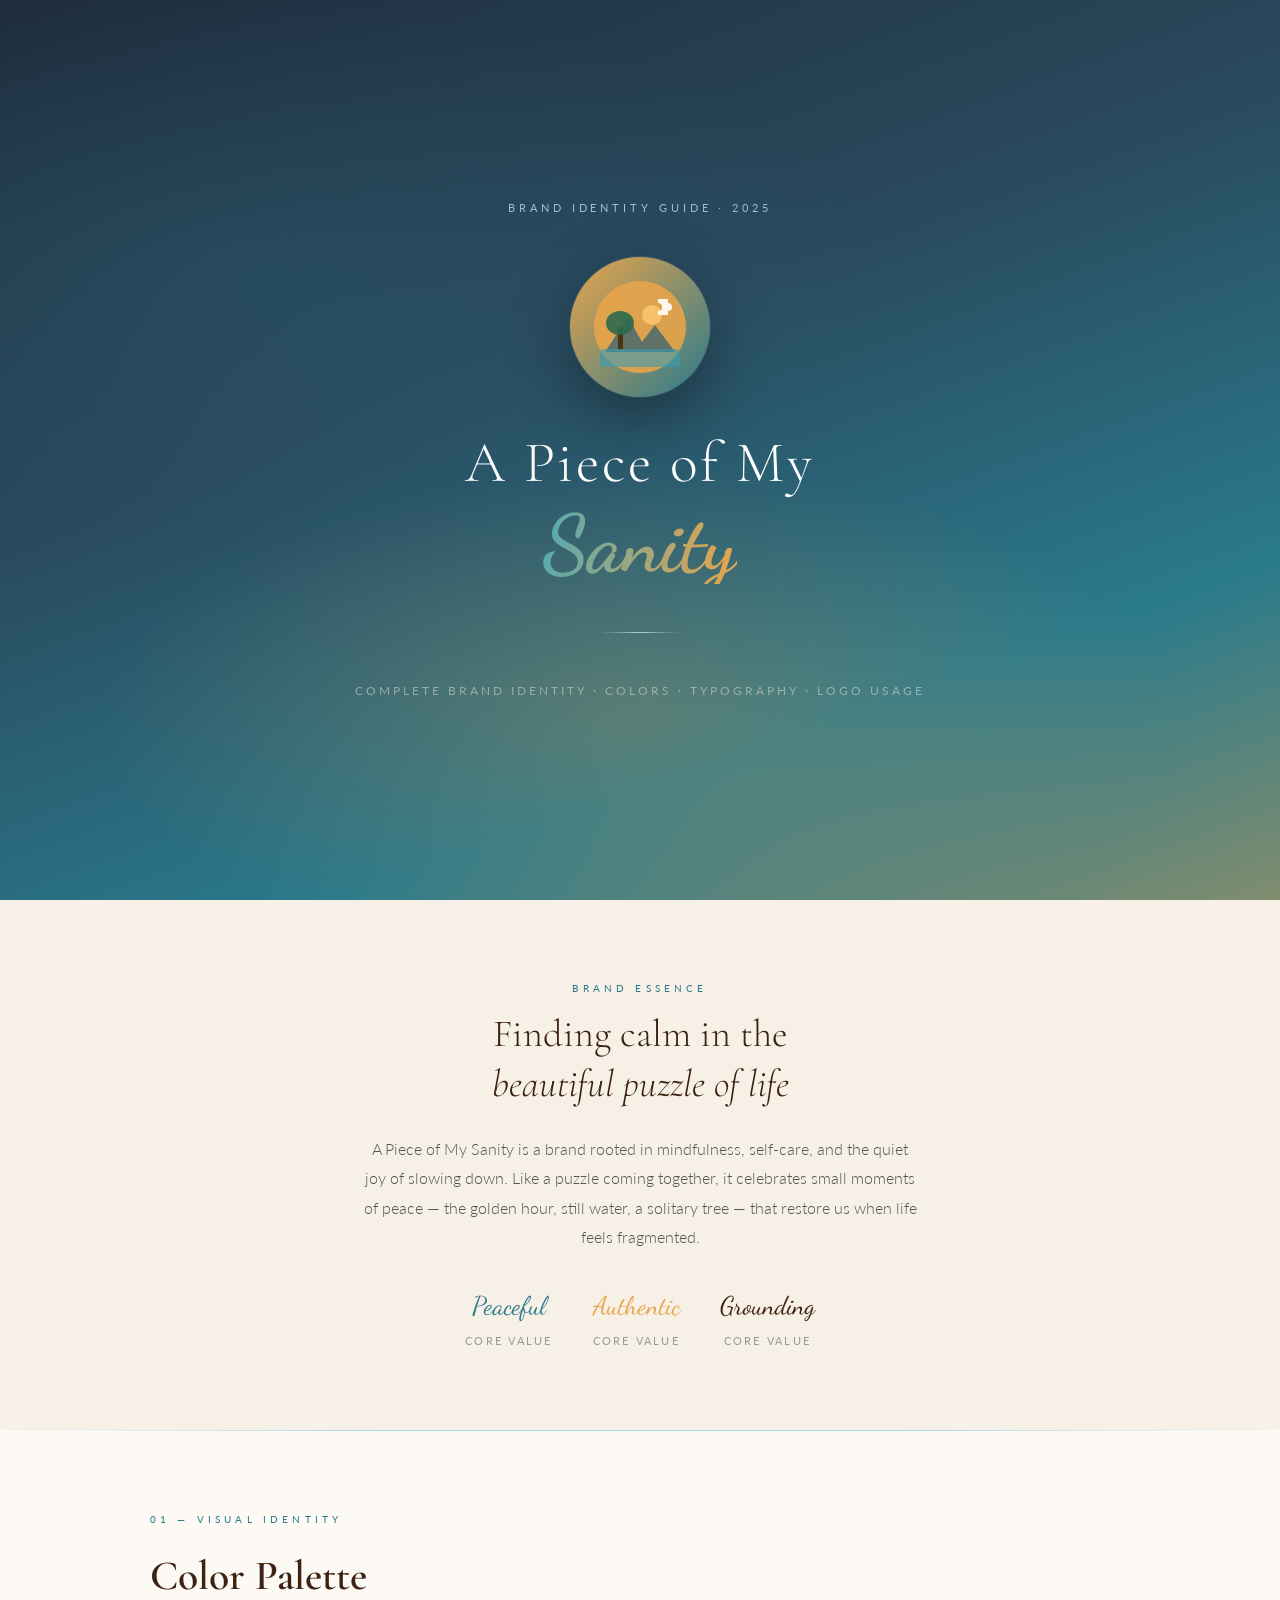
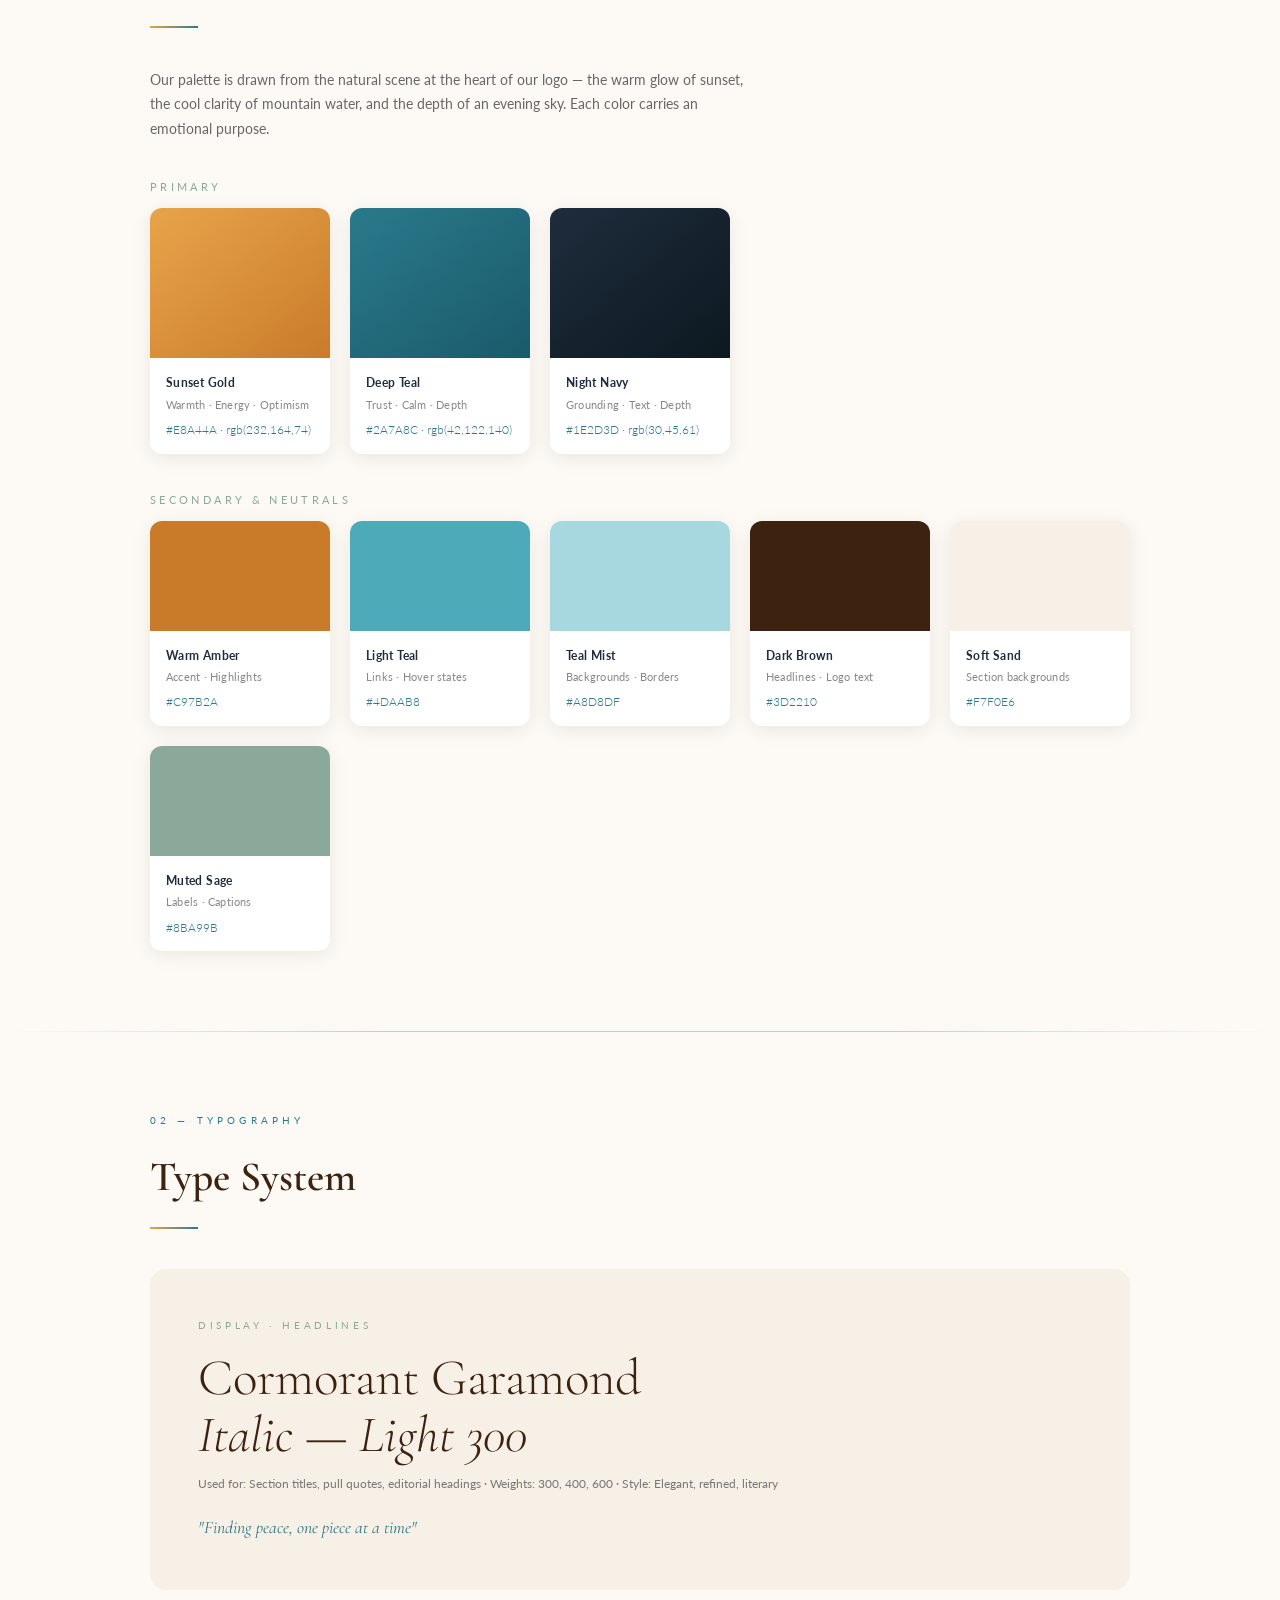
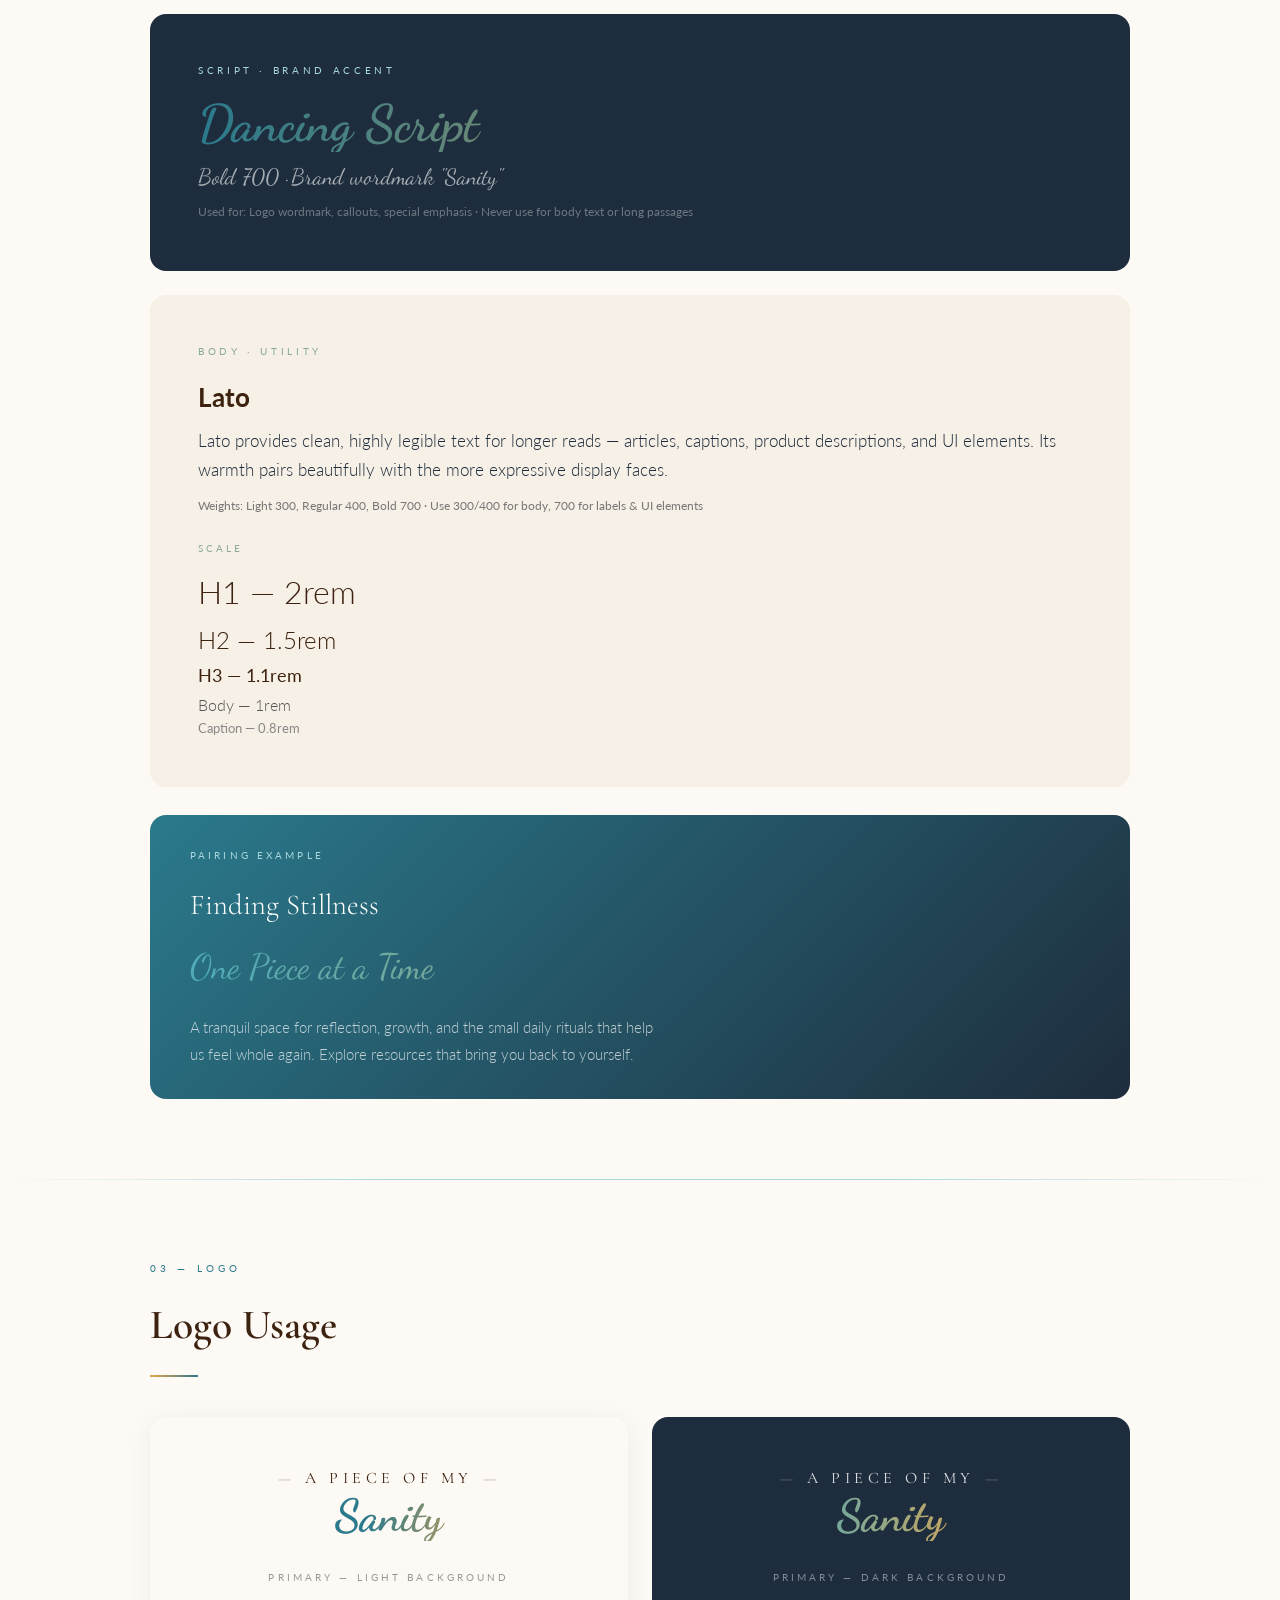
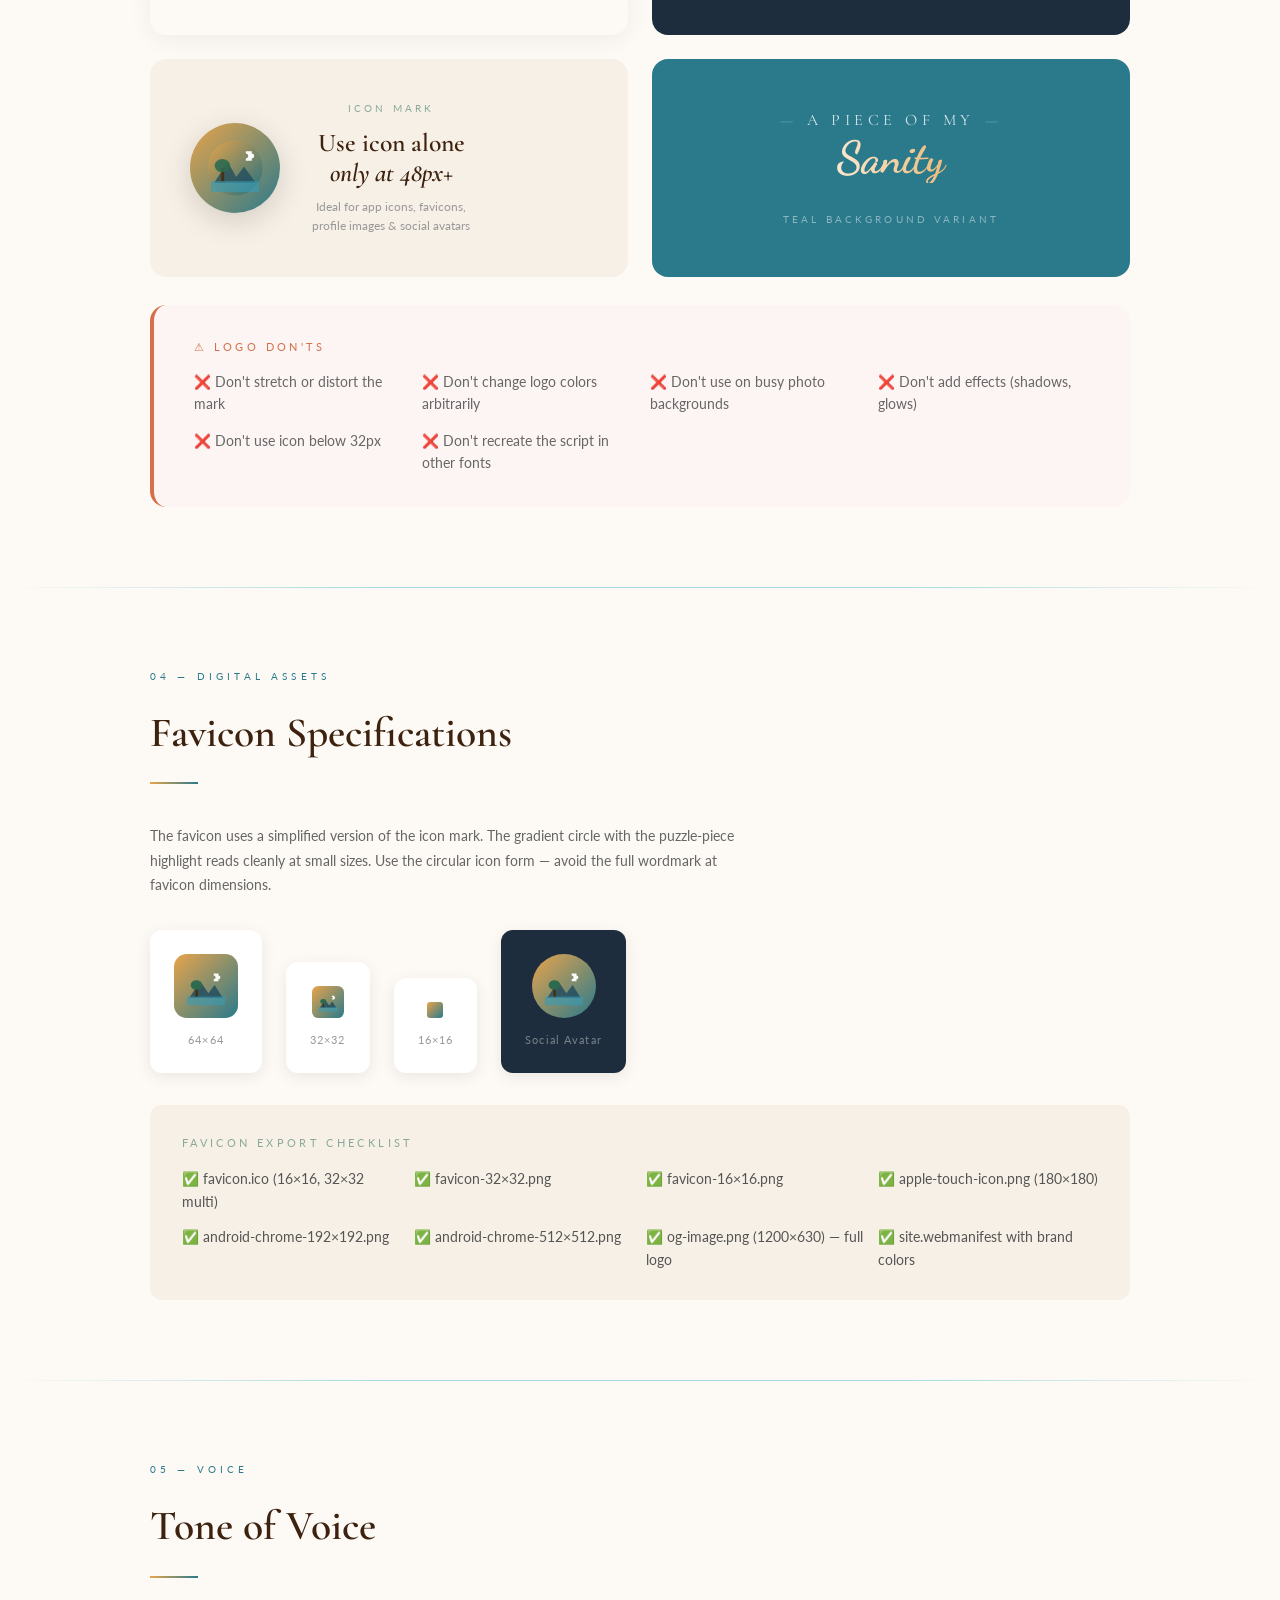
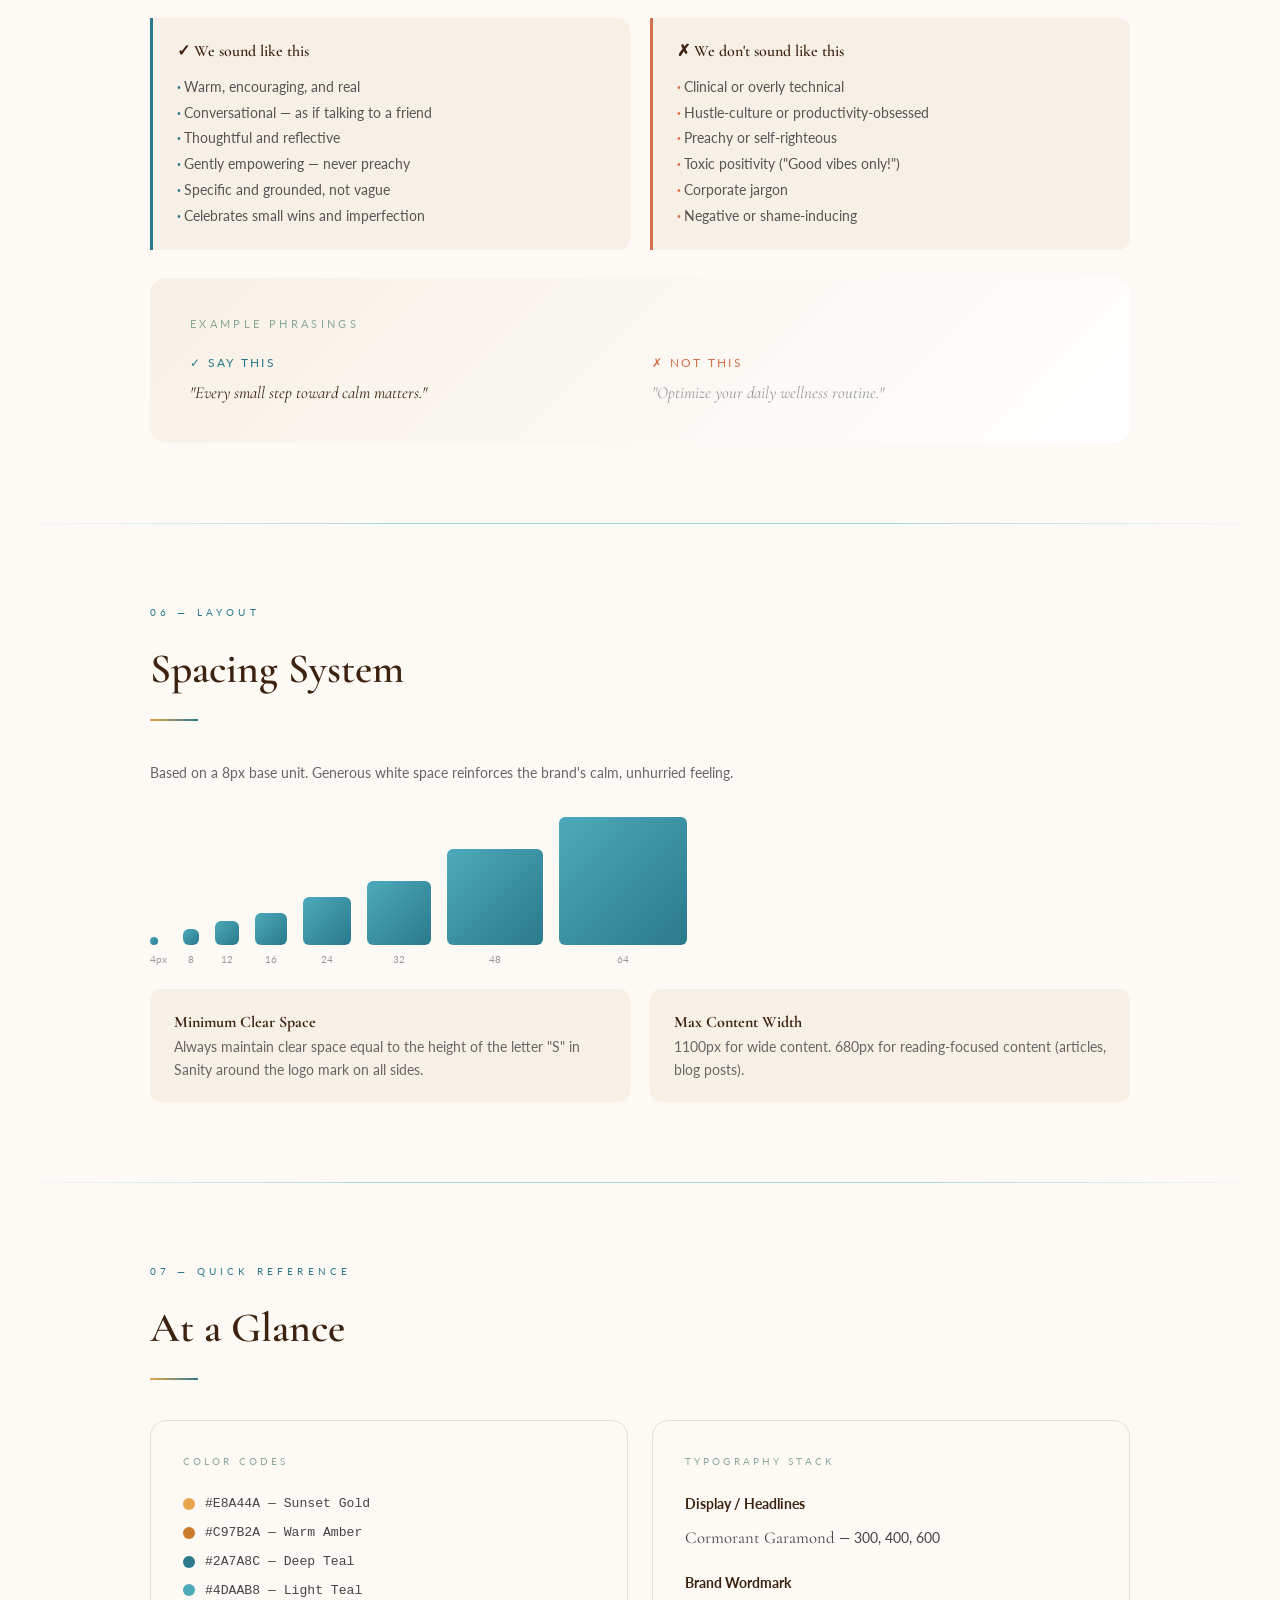
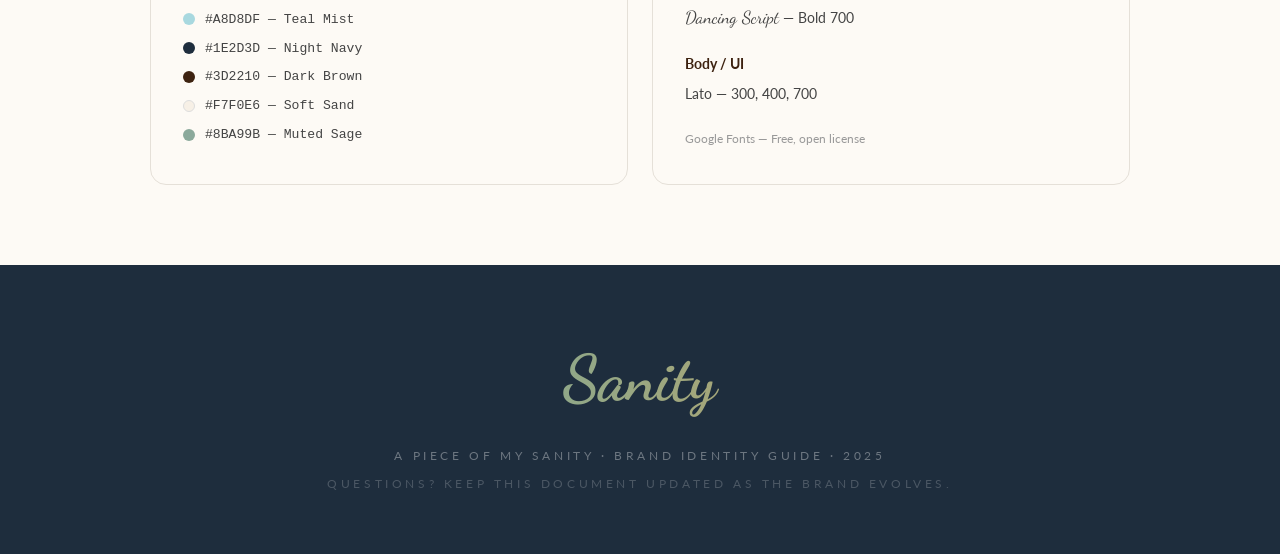
<file: branding-guideline/index.html>
<!DOCTYPE html>
<html lang="en">
<head>
<meta charset="UTF-8">
<meta name="viewport" content="width=device-width, initial-scale=1.0">
<title>A Piece of My Sanity — Brand Guide</title>
<link href="https://fonts.googleapis.com/css2?family=Cormorant+Garamond:ital,wght@0,300;0,400;0,600;1,300;1,400&family=Playfair+Display:ital,wght@0,400;0,700;1,400&family=Lato:wght@300;400;700&family=Dancing+Script:wght@600;700&display=swap" rel="stylesheet">
<link rel="stylesheet" href="./assets/styles.css">
</head>
<body>

<!-- ═══════════════ COVER ═══════════════ -->
<div class="cover">
  <div class="cover-badge">Brand Identity Guide · 2025</div>

  <div class="cover-logo-circle">
    <!-- Simplified icon representation -->
    <svg viewBox="0 0 100 100" fill="none" xmlns="http://www.w3.org/2000/svg">
      <circle cx="50" cy="50" r="46" fill="url(#grad1)" opacity="0.9"/>
      <!-- Sun -->
      <circle cx="62" cy="38" r="10" fill="#F7C56A" opacity="0.9"/>
      <!-- Mountain -->
      <polygon points="15,75 38,40 52,65 65,48 85,75" fill="#2A5E72" opacity="0.7"/>
      <!-- Water reflection -->
      <rect x="10" y="72" width="80" height="18" rx="4" fill="#3A9BB5" opacity="0.6"/>
      <!-- Tree trunk -->
      <rect x="28" y="50" width="5" height="22" fill="#4A2E0A" opacity="0.9"/>
      <!-- Tree top -->
      <ellipse cx="30" cy="46" rx="14" ry="12" fill="#2D6A4F" opacity="0.9"/>
      <!-- Puzzle piece -->
      <path d="M68 22 h10 v4 a4 4 0 0 1 0 8 v4 h-10 v-4 a4 4 0 0 0 0-8 z" fill="white" opacity="0.9"/>
      <defs>
        <linearGradient id="grad1" x1="0" y1="0" x2="100" y2="100">
          <stop offset="0%" stop-color="#E8A44A"/>
          <stop offset="100%" stop-color="#1E6F80"/>
        </linearGradient>
      </defs>
    </svg>
  </div>

  <h1>A Piece of My</h1>
  <div class="cover-script">Sanity</div>
  <div class="cover-divider"></div>
  <div class="cover-meta">Complete Brand Identity · Colors · Typography · Logo Usage</div>
</div>

<!-- ═══════════════ BRAND STORY ═══════════════ -->
<div style="padding: 80px 60px; background: var(--soft-sand);">
  <div style="max-width: 700px; margin: 0 auto; text-align: center;">
    <div class="section-label" style="text-align:center;">Brand Essence</div>
    <h2 style="font-family:'Cormorant Garamond',serif; font-size:2.4rem; font-weight:300; color:var(--dark-brown); margin-bottom:24px; line-height:1.3;">
      Finding calm in the<br><em>beautiful puzzle of life</em>
    </h2>
    <p style="font-size:1rem; color:#555; line-height:1.85; font-weight:300; max-width:560px; margin:0 auto 32px;">
      A Piece of My Sanity is a brand rooted in mindfulness, self-care, and the quiet joy of slowing down. Like a puzzle coming together, it celebrates small moments of peace — the golden hour, still water, a solitary tree — that restore us when life feels fragmented.
    </p>
    <div style="display:flex; justify-content:center; gap:40px; flex-wrap:wrap;">
      <div style="text-align:center;">
        <div style="font-family:'Dancing Script',cursive; font-size:1.6rem; color:var(--deep-teal);">Peaceful</div>
        <div style="font-size:0.7rem; letter-spacing:0.2em; text-transform:uppercase; color:#999; margin-top:4px;">Core Value</div>
      </div>
      <div style="text-align:center;">
        <div style="font-family:'Dancing Script',cursive; font-size:1.6rem; color:var(--sunset-gold);">Authentic</div>
        <div style="font-size:0.7rem; letter-spacing:0.2em; text-transform:uppercase; color:#999; margin-top:4px;">Core Value</div>
      </div>
      <div style="text-align:center;">
        <div style="font-family:'Dancing Script',cursive; font-size:1.6rem; color:var(--dark-brown);">Grounding</div>
        <div style="font-size:0.7rem; letter-spacing:0.2em; text-transform:uppercase; color:#999; margin-top:4px;">Core Value</div>
      </div>
    </div>
  </div>
</div>

<div class="divider-full"></div>

<!-- ═══════════════ COLOR PALETTE ═══════════════ -->
<div class="section">
  <div class="section-label">01 — Visual Identity</div>
  <div class="section-title">Color Palette</div>

  <p style="font-size:0.9rem; color:#666; margin-bottom:36px; max-width:600px; line-height:1.7;">
    Our palette is drawn from the natural scene at the heart of our logo — the warm glow of sunset, the cool clarity of mountain water, and the depth of an evening sky. Each color carries an emotional purpose.
  </p>

  <!-- Primary Colors -->
  <div style="margin-bottom:12px; font-size:0.7rem; letter-spacing:0.3em; text-transform:uppercase; color:var(--muted-sage);">Primary</div>
  <div class="color-grid" style="margin-bottom:36px;">

    <div class="color-card">
      <div class="color-swatch primary" style="background: linear-gradient(140deg, #E8A44A, #C97B2A);"></div>
      <div class="color-info">
        <div class="color-name">Sunset Gold</div>
        <div class="color-role">Warmth · Energy · Optimism</div>
        <div class="color-hex">#E8A44A · rgb(232,164,74)</div>
      </div>
    </div>

    <div class="color-card">
      <div class="color-swatch primary" style="background: linear-gradient(140deg, #2A7A8C, #1A5A6A);"></div>
      <div class="color-info">
        <div class="color-name">Deep Teal</div>
        <div class="color-role">Trust · Calm · Depth</div>
        <div class="color-hex">#2A7A8C · rgb(42,122,140)</div>
      </div>
    </div>

    <div class="color-card">
      <div class="color-swatch primary" style="background: linear-gradient(140deg, #1E2D3D, #0D1820);"></div>
      <div class="color-info">
        <div class="color-name">Night Navy</div>
        <div class="color-role">Grounding · Text · Depth</div>
        <div class="color-hex">#1E2D3D · rgb(30,45,61)</div>
      </div>
    </div>

  </div>

  <!-- Secondary Colors -->
  <div style="margin-bottom:12px; font-size:0.7rem; letter-spacing:0.3em; text-transform:uppercase; color:var(--muted-sage);">Secondary & Neutrals</div>
  <div class="color-grid">

    <div class="color-card">
      <div class="color-swatch" style="background:#C97B2A;"></div>
      <div class="color-info">
        <div class="color-name">Warm Amber</div>
        <div class="color-role">Accent · Highlights</div>
        <div class="color-hex">#C97B2A</div>
      </div>
    </div>

    <div class="color-card">
      <div class="color-swatch" style="background:#4DAAB8;"></div>
      <div class="color-info">
        <div class="color-name">Light Teal</div>
        <div class="color-role">Links · Hover states</div>
        <div class="color-hex">#4DAAB8</div>
      </div>
    </div>

    <div class="color-card">
      <div class="color-swatch" style="background:#A8D8DF;"></div>
      <div class="color-info">
        <div class="color-name">Teal Mist</div>
        <div class="color-role">Backgrounds · Borders</div>
        <div class="color-hex">#A8D8DF</div>
      </div>
    </div>

    <div class="color-card">
      <div class="color-swatch" style="background:#3D2210;"></div>
      <div class="color-info">
        <div class="color-name">Dark Brown</div>
        <div class="color-role">Headlines · Logo text</div>
        <div class="color-hex">#3D2210</div>
      </div>
    </div>

    <div class="color-card">
      <div class="color-swatch" style="background:#F7F0E6;"></div>
      <div class="color-info">
        <div class="color-name">Soft Sand</div>
        <div class="color-role">Section backgrounds</div>
        <div class="color-hex">#F7F0E6</div>
      </div>
    </div>

    <div class="color-card">
      <div class="color-swatch" style="background:#8BA99B;"></div>
      <div class="color-info">
        <div class="color-name">Muted Sage</div>
        <div class="color-role">Labels · Captions</div>
        <div class="color-hex">#8BA99B</div>
      </div>
    </div>

  </div>
</div>

<div class="divider-full"></div>

<!-- ═══════════════ TYPOGRAPHY ═══════════════ -->
<div class="section">
  <div class="section-label">02 — Typography</div>
  <div class="section-title">Type System</div>

  <!-- Display / Headlines -->
  <div class="type-section" style="margin-bottom:24px;">
    <div class="type-label">Display · Headlines</div>
    <div class="type-display">Cormorant Garamond</div>
    <div class="type-display-italic">Italic — Light 300</div>
    <div class="type-meta">Used for: Section titles, pull quotes, editorial headings · Weights: 300, 400, 600 · Style: Elegant, refined, literary</div>
    <div style="margin-top:20px; font-family:'Cormorant Garamond',serif; font-size:1.1rem; font-style:italic; color:var(--deep-teal); line-height:1.6;">
      "Finding peace, one piece at a time"
    </div>
  </div>

  <!-- Script -->
  <div class="type-section" style="margin-bottom:24px; background:var(--night-navy);">
    <div class="type-label" style="color:var(--teal-mist);">Script · Brand Accent</div>
    <div class="type-script">Dancing Script</div>
    <div style="font-family:'Dancing Script',cursive; font-size:1.4rem; color:rgba(255,255,255,0.6); line-height:1.3; margin-top:10px;">Bold 700 · Brand wordmark "Sanity"</div>
    <div class="type-meta" style="color:rgba(255,255,255,0.35);">Used for: Logo wordmark, callouts, special emphasis · Never use for body text or long passages</div>
  </div>

  <!-- Body -->
  <div class="type-section">
    <div class="type-label">Body · Utility</div>
    <div style="font-family:'Lato',sans-serif; font-size:1.6rem; font-weight:700; color:var(--dark-brown); margin-bottom:6px;">Lato</div>
    <div class="type-body">
      Lato provides clean, highly legible text for longer reads — articles, captions, product descriptions, and UI elements. Its warmth pairs beautifully with the more expressive display faces.
    </div>
    <div class="type-meta">Weights: Light 300, Regular 400, Bold 700 · Use 300/400 for body, 700 for labels &amp; UI elements</div>

    <div style="margin-top:24px; display:flex; gap:32px; flex-wrap:wrap;">
      <div>
        <div style="font-size:0.65rem; letter-spacing:0.3em; text-transform:uppercase; color:var(--muted-sage); margin-bottom:8px;">Scale</div>
        <div style="font-family:'Lato',sans-serif;">
          <span style="display:block; font-size:2rem; color:var(--dark-brown); font-weight:300;">H1 — 2rem</span>
          <span style="display:block; font-size:1.5rem; color:var(--dark-brown); font-weight:300;">H2 — 1.5rem</span>
          <span style="display:block; font-size:1.1rem; color:var(--dark-brown);">H3 — 1.1rem</span>
          <span style="display:block; font-size:1rem; color:#555; font-weight:300;">Body — 1rem</span>
          <span style="display:block; font-size:0.8rem; color:#888;">Caption — 0.8rem</span>
        </div>
      </div>
    </div>
  </div>

  <!-- Font pairing note -->
  <div style="background:linear-gradient(135deg, var(--deep-teal), var(--night-navy)); border-radius:16px; padding:32px 40px; color:white; margin-top:24px;">
    <div style="font-size:0.65rem; letter-spacing:0.3em; text-transform:uppercase; color:var(--teal-mist); margin-bottom:16px;">Pairing Example</div>
    <div style="font-family:'Cormorant Garamond',serif; font-size:1.8rem; font-weight:300; margin-bottom:8px;">Finding Stillness</div>
    <div style="font-family:'Dancing Script',cursive; font-size:2.2rem; background:linear-gradient(90deg,#4DAAB8,#E8A44A); -webkit-background-clip:text; -webkit-text-fill-color:transparent; background-clip:text; margin-bottom:16px;">One Piece at a Time</div>
    <div style="font-family:'Lato',sans-serif; font-weight:300; font-size:0.95rem; color:rgba(255,255,255,0.7); line-height:1.75; max-width:480px;">
      A tranquil space for reflection, growth, and the small daily rituals that help us feel whole again. Explore resources that bring you back to yourself.
    </div>
  </div>
</div>

<div class="divider-full"></div>

<!-- ═══════════════ LOGO ═══════════════ -->
<div class="section">
  <div class="section-label">03 — Logo</div>
  <div class="section-title">Logo Usage</div>

  <div class="logo-grid">

    <!-- Light BG -->
    <div class="logo-card light">
      <div class="brand-wordmark">
        <span class="wm-top">A Piece of My</span>
        <span class="wm-script">Sanity</span>
      </div>
      <div class="logo-card-label">Primary — Light Background</div>
    </div>

    <!-- Dark BG -->
    <div class="logo-card dark">
      <div class="brand-wordmark on-dark">
        <span class="wm-top" style="color:rgba(255,255,255,0.85);">A Piece of My</span>
        <span class="wm-script" style="background:linear-gradient(90deg,#4DAAB8,#E8A44A); -webkit-background-clip:text; -webkit-text-fill-color:transparent; background-clip:text;">Sanity</span>
      </div>
      <div class="logo-card-label">Primary — Dark Background</div>
    </div>

    <!-- Icon only -->
    <div class="logo-card sand" style="flex-direction:row; gap:32px; justify-content:flex-start; padding:32px 40px;">
      <!-- Large icon -->
      <div style="width:90px; height:90px; border-radius:50%; background:linear-gradient(135deg,#E8A44A,#2A7A8C); display:flex; align-items:center; justify-content:center; flex-shrink:0; box-shadow:0 8px 30px rgba(0,0,0,0.15);">
        <svg width="60" height="60" viewBox="0 0 100 100">
          <circle cx="50" cy="50" r="46" fill="url(#g2)" opacity="0.95"/>
          <polygon points="15,75 38,40 52,65 65,48 85,75" fill="#1E4A5E" opacity="0.75"/>
          <rect x="10" y="72" width="80" height="18" rx="3" fill="#3A9BB5" opacity="0.65"/>
          <rect x="27" y="50" width="5" height="22" fill="#4A2E0A" opacity="0.9"/>
          <ellipse cx="29" cy="46" rx="13" ry="11" fill="#2D6A4F" opacity="0.9"/>
          <path d="M68 22 h10 v4 a4 4 0 0 1 0 8 v4 h-10 v-4 a4 4 0 0 0 0-8 z" fill="white" opacity="0.95"/>
          <defs><linearGradient id="g2" x1="0" y1="0" x2="1" y2="1"><stop offset="0%" stop-color="#E8A44A"/><stop offset="100%" stop-color="#1E6F80"/></linearGradient></defs>
        </svg>
      </div>
      <div>
        <div style="font-family:'Lato',sans-serif; font-size:0.65rem; letter-spacing:0.3em; text-transform:uppercase; color:var(--muted-sage); margin-bottom:10px;">Icon Mark</div>
        <div style="font-family:'Cormorant Garamond',serif; font-size:1.6rem; color:var(--dark-brown); font-weight:600; line-height:1.2;">Use icon alone<br><em>only at 48px+</em></div>
        <div style="font-size:0.75rem; color:#999; margin-top:8px; line-height:1.6;">Ideal for app icons, favicons,<br>profile images & social avatars</div>
      </div>
    </div>

    <!-- Teal BG -->
    <div class="logo-card teal">
      <div class="brand-wordmark">
        <span class="wm-top" style="color:rgba(255,255,255,0.8);">A Piece of My</span>
        <span class="wm-script" style="background:linear-gradient(90deg,#fff,#E8A44A); -webkit-background-clip:text; -webkit-text-fill-color:transparent; background-clip:text;">Sanity</span>
      </div>
      <div class="logo-card-label">Teal Background Variant</div>
    </div>

  </div>

  <!-- Don't -->
  <div style="background:#FDF5F3; border-radius:16px; padding:32px 40px; border-left:4px solid #d4704a;">
    <div style="font-size:0.7rem; letter-spacing:0.3em; text-transform:uppercase; color:#d4704a; margin-bottom:16px;">⚠ Logo Don'ts</div>
    <div style="display:grid; grid-template-columns:repeat(auto-fill, minmax(200px,1fr)); gap:16px;">
      <div style="font-size:0.85rem; color:#666; line-height:1.6;">❌ Don't stretch or distort the mark</div>
      <div style="font-size:0.85rem; color:#666; line-height:1.6;">❌ Don't change logo colors arbitrarily</div>
      <div style="font-size:0.85rem; color:#666; line-height:1.6;">❌ Don't use on busy photo backgrounds</div>
      <div style="font-size:0.85rem; color:#666; line-height:1.6;">❌ Don't add effects (shadows, glows)</div>
      <div style="font-size:0.85rem; color:#666; line-height:1.6;">❌ Don't use icon below 32px</div>
      <div style="font-size:0.85rem; color:#666; line-height:1.6;">❌ Don't recreate the script in other fonts</div>
    </div>
  </div>
</div>

<div class="divider-full"></div>

<!-- ═══════════════ FAVICON ═══════════════ -->
<div class="section">
  <div class="section-label">04 — Digital Assets</div>
  <div class="section-title">Favicon Specifications</div>

  <p style="font-size:0.9rem; color:#666; margin-bottom:32px; line-height:1.7; max-width:600px;">
    The favicon uses a simplified version of the icon mark. The gradient circle with the puzzle-piece highlight reads cleanly at small sizes. Use the circular icon form — avoid the full wordmark at favicon dimensions.
  </p>

  <div class="favicon-grid">

    <div class="favicon-card">
      <div class="fav-box" style="width:64px;height:64px; border-radius:20%; background:linear-gradient(135deg,#E8A44A,#2A7A8C); display:flex;align-items:center;justify-content:center; margin:0 auto 12px;">
        <svg width="48" height="48" viewBox="0 0 100 100">
          <polygon points="15,75 38,40 55,65 68,48 85,75" fill="#1E4A5E" opacity="0.8"/>
          <rect x="10" y="72" width="80" height="18" rx="3" fill="#3A9BB5" opacity="0.6"/>
          <rect x="28" y="52" width="5" height="20" fill="#4A2E0A"/>
          <ellipse cx="30" cy="48" rx="12" ry="10" fill="#2D6A4F"/>
          <path d="M66 24 h10 v4 a4 4 0 0 1 0 8 v4 h-10 v-4 a4 4 0 0 0 0-8 z" fill="white" opacity="0.95"/>
        </svg>
      </div>
      <div style="font-size:0.7rem; color:#999; letter-spacing:0.1em;">64×64</div>
    </div>

    <div class="favicon-card">
      <div class="fav-box" style="width:32px;height:32px; border-radius:20%; background:linear-gradient(135deg,#E8A44A,#2A7A8C); display:flex;align-items:center;justify-content:center; margin:0 auto 12px;">
        <svg width="24" height="24" viewBox="0 0 100 100">
          <polygon points="15,75 38,40 55,65 68,48 85,75" fill="#1E4A5E" opacity="0.8"/>
          <rect x="10" y="72" width="80" height="18" rx="3" fill="#3A9BB5" opacity="0.6"/>
          <rect x="28" y="52" width="5" height="20" fill="#4A2E0A"/>
          <ellipse cx="30" cy="48" rx="12" ry="10" fill="#2D6A4F"/>
          <path d="M66 24 h10 v4 a4 4 0 0 1 0 8 v4 h-10 v-4 a4 4 0 0 0 0-8 z" fill="white" opacity="0.95"/>
        </svg>
      </div>
      <div style="font-size:0.7rem; color:#999; letter-spacing:0.1em;">32×32</div>
    </div>

    <div class="favicon-card">
      <div class="fav-box" style="width:16px;height:16px; border-radius:20%; background:linear-gradient(135deg,#E8A44A,#2A7A8C); margin:0 auto 12px;"></div>
      <div style="font-size:0.7rem; color:#999; letter-spacing:0.1em;">16×16</div>
    </div>

    <div class="favicon-card" style="background:var(--night-navy);">
      <div class="fav-box" style="width:64px;height:64px; border-radius:50%; background:linear-gradient(135deg,#E8A44A,#2A7A8C); display:flex;align-items:center;justify-content:center; margin:0 auto 12px;">
        <svg width="48" height="48" viewBox="0 0 100 100">
          <polygon points="15,75 38,40 55,65 68,48 85,75" fill="#1E4A5E" opacity="0.8"/>
          <rect x="10" y="72" width="80" height="18" rx="3" fill="#3A9BB5" opacity="0.6"/>
          <rect x="28" y="52" width="5" height="20" fill="#4A2E0A"/>
          <ellipse cx="30" cy="48" rx="12" ry="10" fill="#2D6A4F"/>
          <path d="M66 24 h10 v4 a4 4 0 0 1 0 8 v4 h-10 v-4 a4 4 0 0 0 0-8 z" fill="white" opacity="0.95"/>
        </svg>
      </div>
      <div style="font-size:0.7rem; color:rgba(255,255,255,0.4); letter-spacing:0.1em;">Social Avatar</div>
    </div>

  </div>

  <div style="margin-top:32px; background:var(--soft-sand); border-radius:12px; padding:28px 32px;">
    <div style="font-size:0.7rem; letter-spacing:0.3em; text-transform:uppercase; color:var(--muted-sage); margin-bottom:16px;">Favicon Export Checklist</div>
    <div style="display:grid; grid-template-columns:repeat(auto-fill, minmax(220px,1fr)); gap:12px; font-size:0.85rem; color:#555; line-height:1.7;">
      <div>✅ favicon.ico (16×16, 32×32 multi)</div>
      <div>✅ favicon-32×32.png</div>
      <div>✅ favicon-16×16.png</div>
      <div>✅ apple-touch-icon.png (180×180)</div>
      <div>✅ android-chrome-192×192.png</div>
      <div>✅ android-chrome-512×512.png</div>
      <div>✅ og-image.png (1200×630) — full logo</div>
      <div>✅ site.webmanifest with brand colors</div>
    </div>
  </div>
</div>

<div class="divider-full"></div>

<!-- ═══════════════ VOICE & TONE ═══════════════ -->
<div class="section">
  <div class="section-label">05 — Voice</div>
  <div class="section-title">Tone of Voice</div>

  <div class="tone-grid">
    <div class="tone-card">
      <h4>✓ We sound like this</h4>
      <ul>
        <li>Warm, encouraging, and real</li>
        <li>Conversational — as if talking to a friend</li>
        <li>Thoughtful and reflective</li>
        <li>Gently empowering — never preachy</li>
        <li>Specific and grounded, not vague</li>
        <li>Celebrates small wins and imperfection</li>
      </ul>
    </div>
    <div class="tone-card dont">
      <h4>✗ We don't sound like this</h4>
      <ul>
        <li>Clinical or overly technical</li>
        <li>Hustle-culture or productivity-obsessed</li>
        <li>Preachy or self-righteous</li>
        <li>Toxic positivity ("Good vibes only!")</li>
        <li>Corporate jargon</li>
        <li>Negative or shame-inducing</li>
      </ul>
    </div>
  </div>

  <div style="margin-top:28px; background:linear-gradient(135deg, var(--soft-sand), white); border-radius:16px; padding:36px 40px;">
    <div style="font-size:0.7rem; letter-spacing:0.3em; text-transform:uppercase; color:var(--muted-sage); margin-bottom:20px;">Example Phrasings</div>
    <div style="display:grid; grid-template-columns:1fr 1fr; gap:24px;">
      <div>
        <div style="font-size:0.72rem; color:var(--deep-teal); letter-spacing:0.2em; text-transform:uppercase; margin-bottom:8px;">✓ Say this</div>
        <div style="font-family:'Cormorant Garamond',serif; font-style:italic; font-size:1.05rem; color:var(--dark-brown); line-height:1.6;">"Every small step toward calm matters."</div>
      </div>
      <div>
        <div style="font-size:0.72rem; color:#d4704a; letter-spacing:0.2em; text-transform:uppercase; margin-bottom:8px;">✗ Not this</div>
        <div style="font-family:'Cormorant Garamond',serif; font-style:italic; font-size:1.05rem; color:#999; line-height:1.6;">"Optimize your daily wellness routine."</div>
      </div>
    </div>
  </div>
</div>

<div class="divider-full"></div>

<!-- ═══════════════ SPACING & LAYOUT ═══════════════ -->
<div class="section">
  <div class="section-label">06 — Layout</div>
  <div class="section-title">Spacing System</div>

  <p style="font-size:0.9rem; color:#666; margin-bottom:32px; line-height:1.7;">Based on a 8px base unit. Generous white space reinforces the brand's calm, unhurried feeling.</p>

  <div class="spacing-row">
    <div>
      <div class="spacing-block" style="width:8px;height:8px;font-size:0;"> </div>
      <div style="font-size:0.65rem;color:#999;margin-top:6px;text-align:center;">4px</div>
    </div>
    <div>
      <div class="spacing-block" style="width:16px;height:16px;font-size:0;"> </div>
      <div style="font-size:0.65rem;color:#999;margin-top:6px;text-align:center;">8</div>
    </div>
    <div>
      <div class="spacing-block" style="width:24px;height:24px;font-size:0;"> </div>
      <div style="font-size:0.65rem;color:#999;margin-top:6px;text-align:center;">12</div>
    </div>
    <div>
      <div class="spacing-block" style="width:32px;height:32px;"> </div>
      <div style="font-size:0.65rem;color:#999;margin-top:6px;text-align:center;">16</div>
    </div>
    <div>
      <div class="spacing-block" style="width:48px;height:48px;"> </div>
      <div style="font-size:0.65rem;color:#999;margin-top:6px;text-align:center;">24</div>
    </div>
    <div>
      <div class="spacing-block" style="width:64px;height:64px;"> </div>
      <div style="font-size:0.65rem;color:#999;margin-top:6px;text-align:center;">32</div>
    </div>
    <div>
      <div class="spacing-block" style="width:96px;height:96px;"> </div>
      <div style="font-size:0.65rem;color:#999;margin-top:6px;text-align:center;">48</div>
    </div>
    <div>
      <div class="spacing-block" style="width:128px;height:128px;"> </div>
      <div style="font-size:0.65rem;color:#999;margin-top:6px;text-align:center;">64</div>
    </div>
  </div>

  <div style="display:grid; grid-template-columns:1fr 1fr; gap:20px; margin-top:20px; font-size:0.85rem; color:#666;">
    <div style="background:var(--soft-sand); border-radius:10px; padding:20px 24px; line-height:1.7;">
      <strong style="color:var(--dark-brown); font-family:'Cormorant Garamond',serif; font-size:1rem;">Minimum Clear Space</strong><br>
      Always maintain clear space equal to the height of the letter "S" in Sanity around the logo mark on all sides.
    </div>
    <div style="background:var(--soft-sand); border-radius:10px; padding:20px 24px; line-height:1.7;">
      <strong style="color:var(--dark-brown); font-family:'Cormorant Garamond',serif; font-size:1rem;">Max Content Width</strong><br>
      1100px for wide content. 680px for reading-focused content (articles, blog posts).
    </div>
  </div>
</div>

<div class="divider-full"></div>

<!-- ═══════════════ QUICK REF ═══════════════ -->
<div class="section">
  <div class="section-label">07 — Quick Reference</div>
  <div class="section-title">At a Glance</div>

  <div style="display:grid; grid-template-columns:1fr 1fr; gap:24px;">

    <div style="border:1px solid #e5e0d8; border-radius:16px; padding:32px;">
      <div style="font-size:0.65rem; letter-spacing:0.3em; text-transform:uppercase; color:var(--muted-sage); margin-bottom:20px;">Color Codes</div>
      <div style="font-family:monospace; font-size:0.82rem; line-height:2.2; color:#444;">
        <div><span style="display:inline-block; width:12px; height:12px; border-radius:50%; background:#E8A44A; margin-right:10px; vertical-align:middle;"></span>#E8A44A — Sunset Gold</div>
        <div><span style="display:inline-block; width:12px; height:12px; border-radius:50%; background:#C97B2A; margin-right:10px; vertical-align:middle;"></span>#C97B2A — Warm Amber</div>
        <div><span style="display:inline-block; width:12px; height:12px; border-radius:50%; background:#2A7A8C; margin-right:10px; vertical-align:middle;"></span>#2A7A8C — Deep Teal</div>
        <div><span style="display:inline-block; width:12px; height:12px; border-radius:50%; background:#4DAAB8; margin-right:10px; vertical-align:middle;"></span>#4DAAB8 — Light Teal</div>
        <div><span style="display:inline-block; width:12px; height:12px; border-radius:50%; background:#A8D8DF; margin-right:10px; vertical-align:middle;"></span>#A8D8DF — Teal Mist</div>
        <div><span style="display:inline-block; width:12px; height:12px; border-radius:50%; background:#1E2D3D; margin-right:10px; vertical-align:middle;"></span>#1E2D3D — Night Navy</div>
        <div><span style="display:inline-block; width:12px; height:12px; border-radius:50%; background:#3D2210; margin-right:10px; vertical-align:middle;"></span>#3D2210 — Dark Brown</div>
        <div><span style="display:inline-block; width:12px; height:12px; border-radius:50%; background:#F7F0E6; margin-right:10px; vertical-align:middle; border:1px solid #ddd;"></span>#F7F0E6 — Soft Sand</div>
        <div><span style="display:inline-block; width:12px; height:12px; border-radius:50%; background:#8BA99B; margin-right:10px; vertical-align:middle;"></span>#8BA99B — Muted Sage</div>
      </div>
    </div>

    <div style="border:1px solid #e5e0d8; border-radius:16px; padding:32px;">
      <div style="font-size:0.65rem; letter-spacing:0.3em; text-transform:uppercase; color:var(--muted-sage); margin-bottom:20px;">Typography Stack</div>
      <div style="font-size:0.85rem; line-height:2.2; color:#444;">
        <div><strong style="color:var(--dark-brown);">Display / Headlines</strong><br>
          <span style="font-family:'Cormorant Garamond',serif; font-size:1.05rem;">Cormorant Garamond</span> — 300, 400, 600</div>
        <div style="margin-top:12px;"><strong style="color:var(--dark-brown);">Brand Wordmark</strong><br>
          <span style="font-family:'Dancing Script',cursive; font-size:1.1rem;">Dancing Script</span> — Bold 700</div>
        <div style="margin-top:12px;"><strong style="color:var(--dark-brown);">Body / UI</strong><br>
          <span style="font-family:'Lato',sans-serif;">Lato</span> — 300, 400, 700</div>
        <div style="margin-top:16px; font-size:0.75rem; color:#999;">Google Fonts — Free, open license</div>
      </div>
    </div>

  </div>
</div>

<!-- ═══════════════ FOOTER ═══════════════ -->
<div class="guide-footer">
  <div class="script-big">Sanity</div>
  <p>A Piece of My Sanity · Brand Identity Guide · 2025</p>
  <p style="margin-top:8px; color:rgba(255,255,255,0.2);">Questions? Keep this document updated as the brand evolves.</p>
</div>

</body>
</html>
</file>
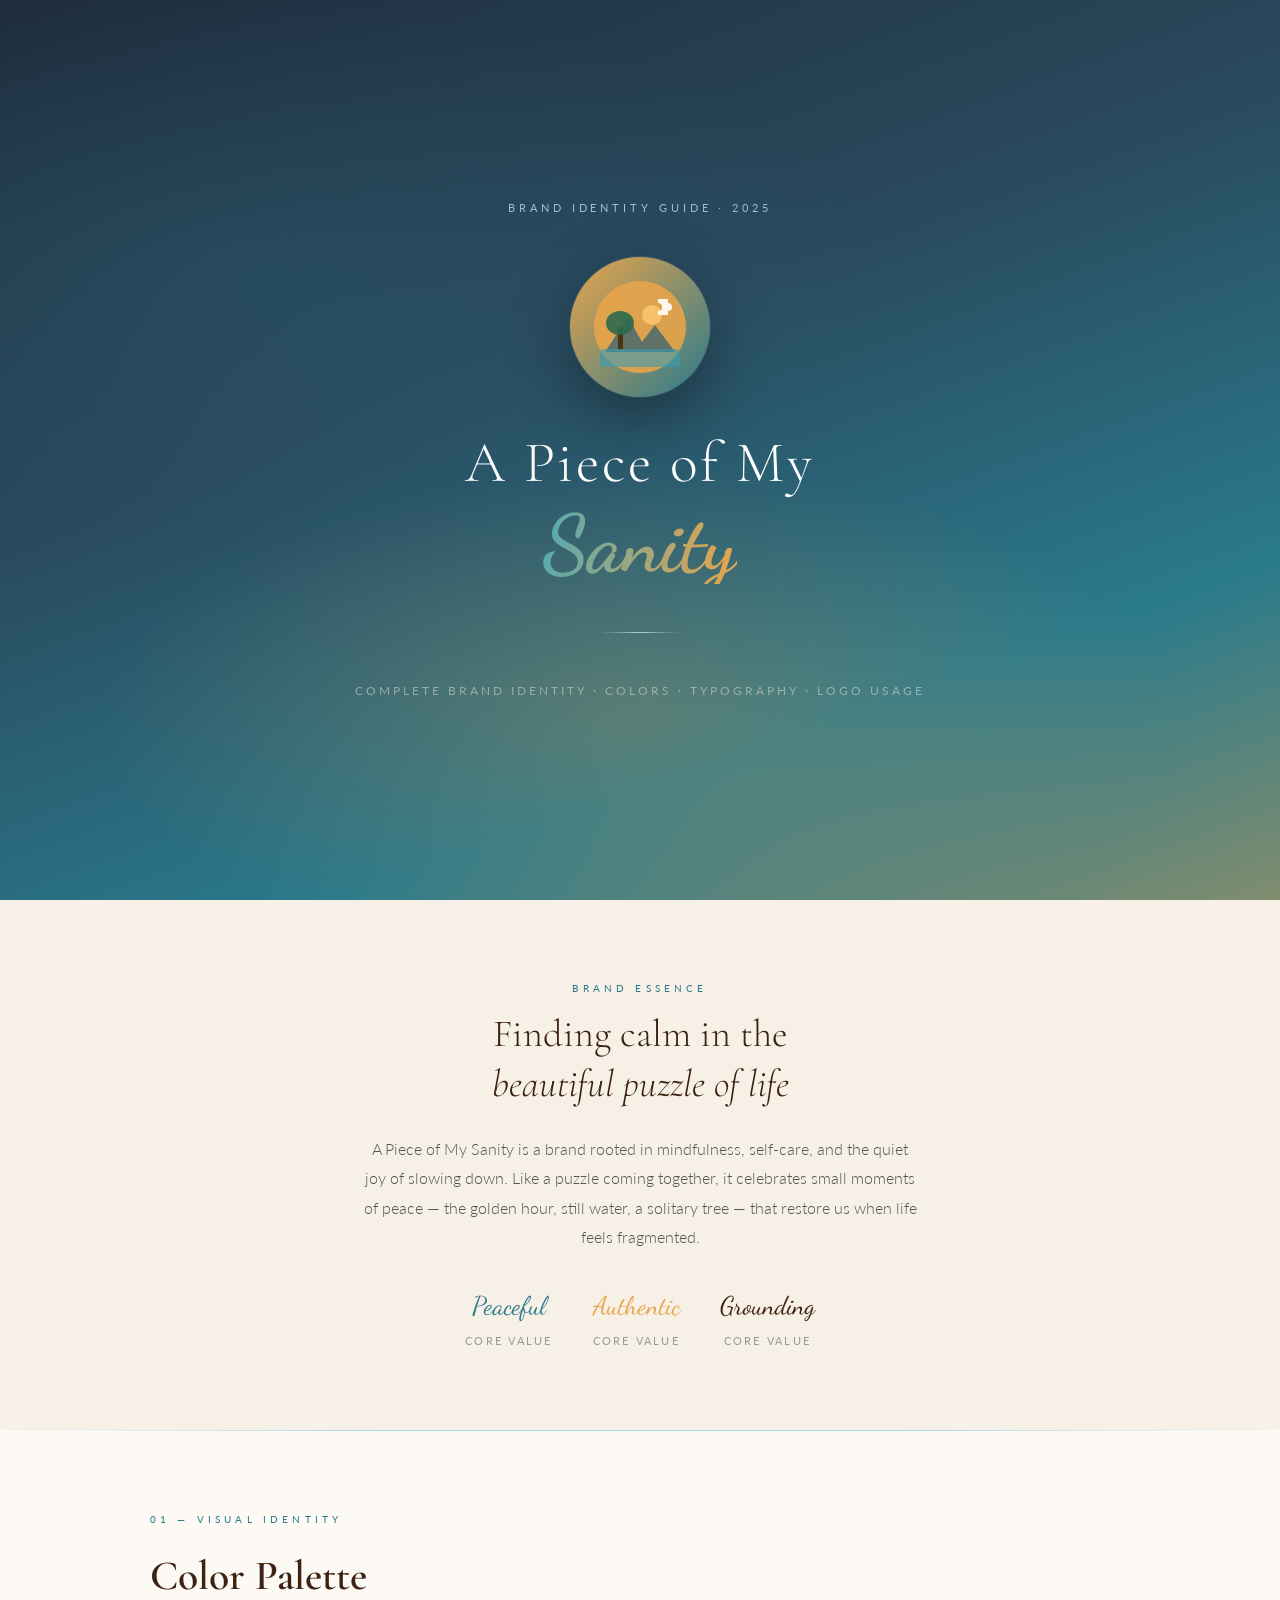
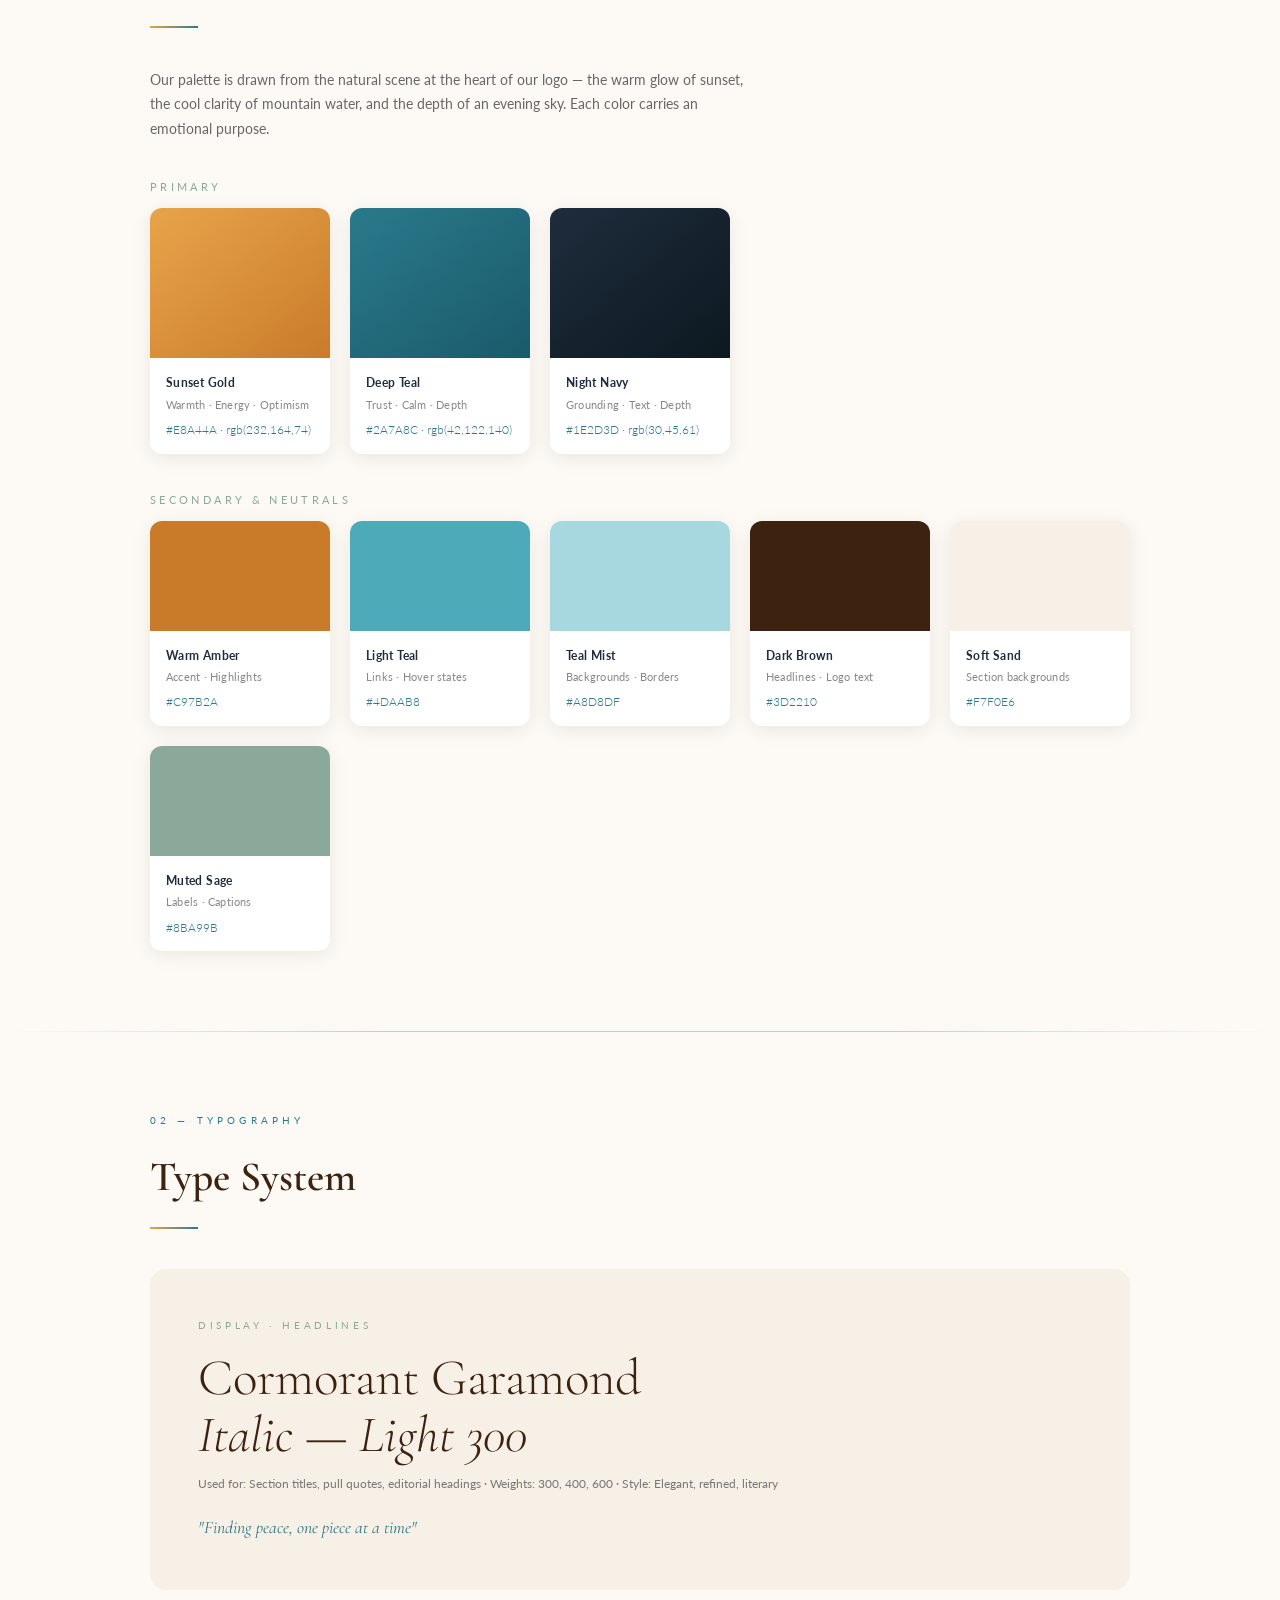
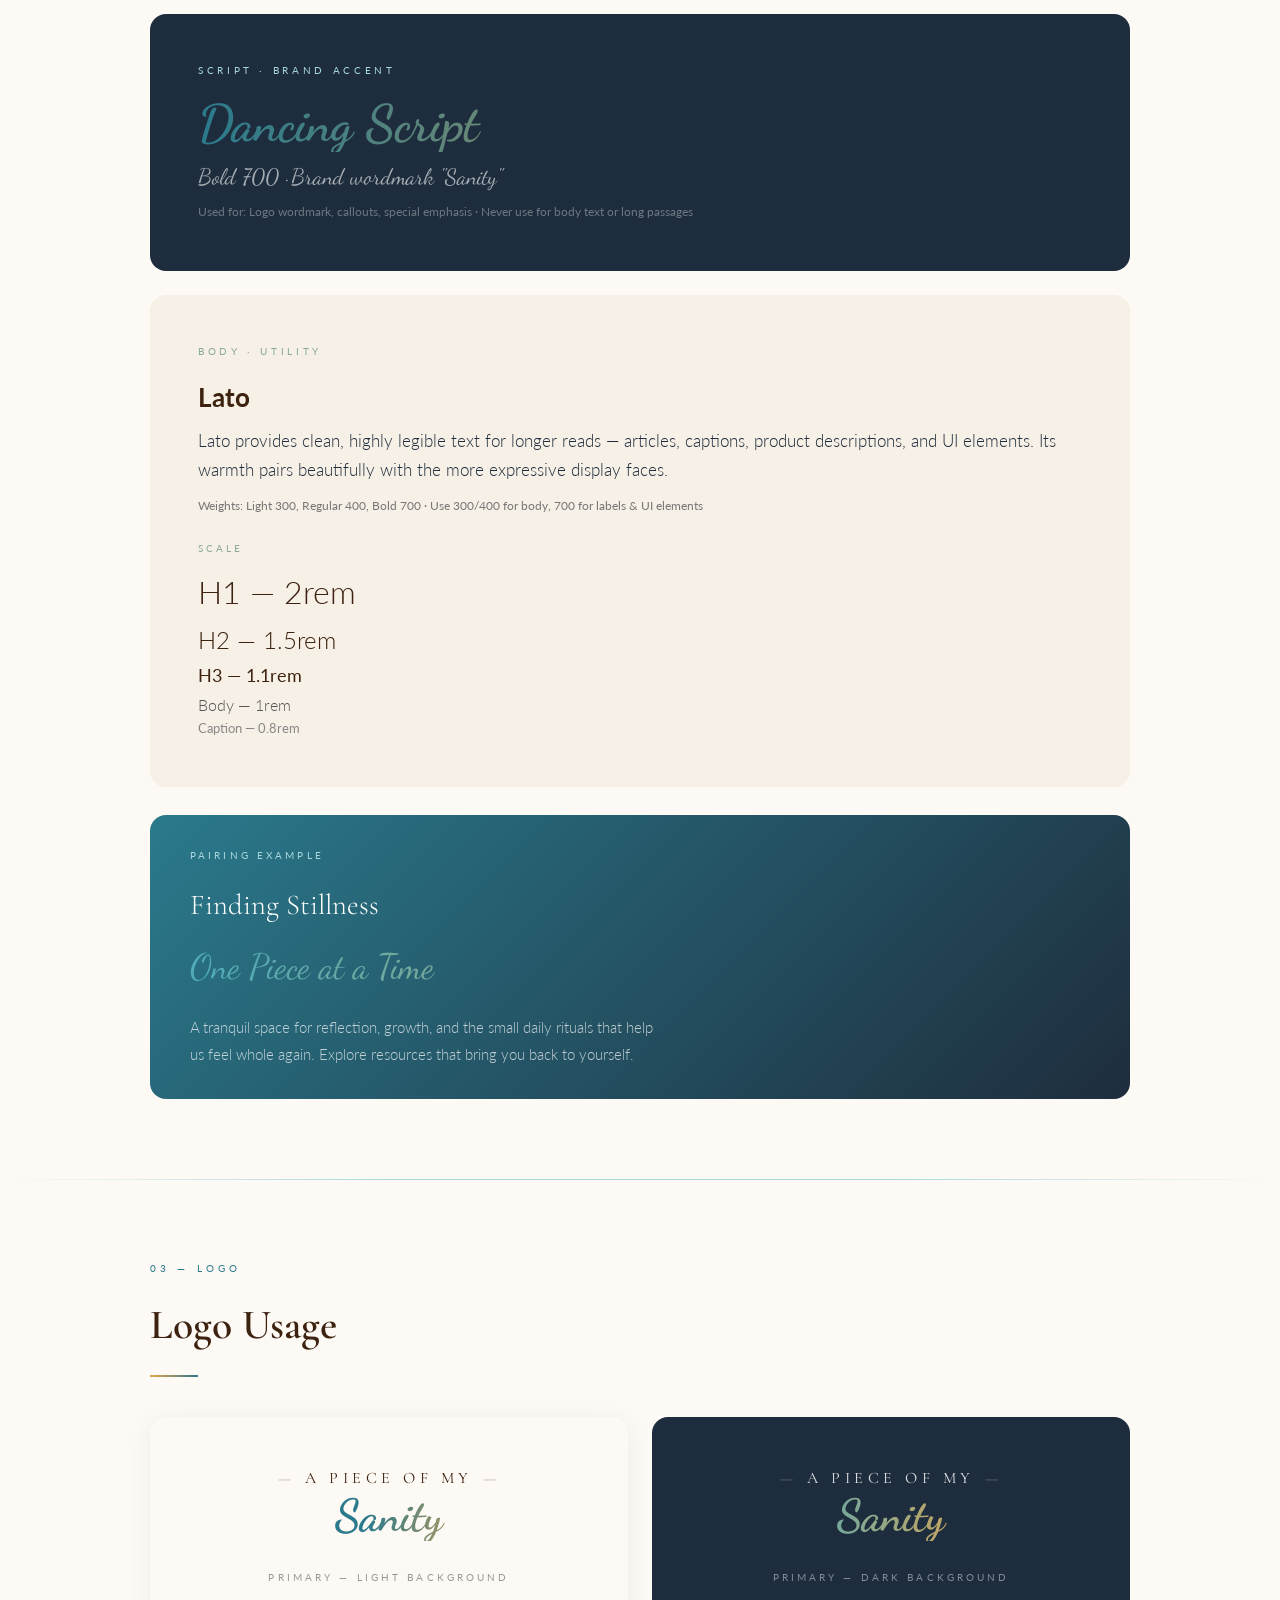
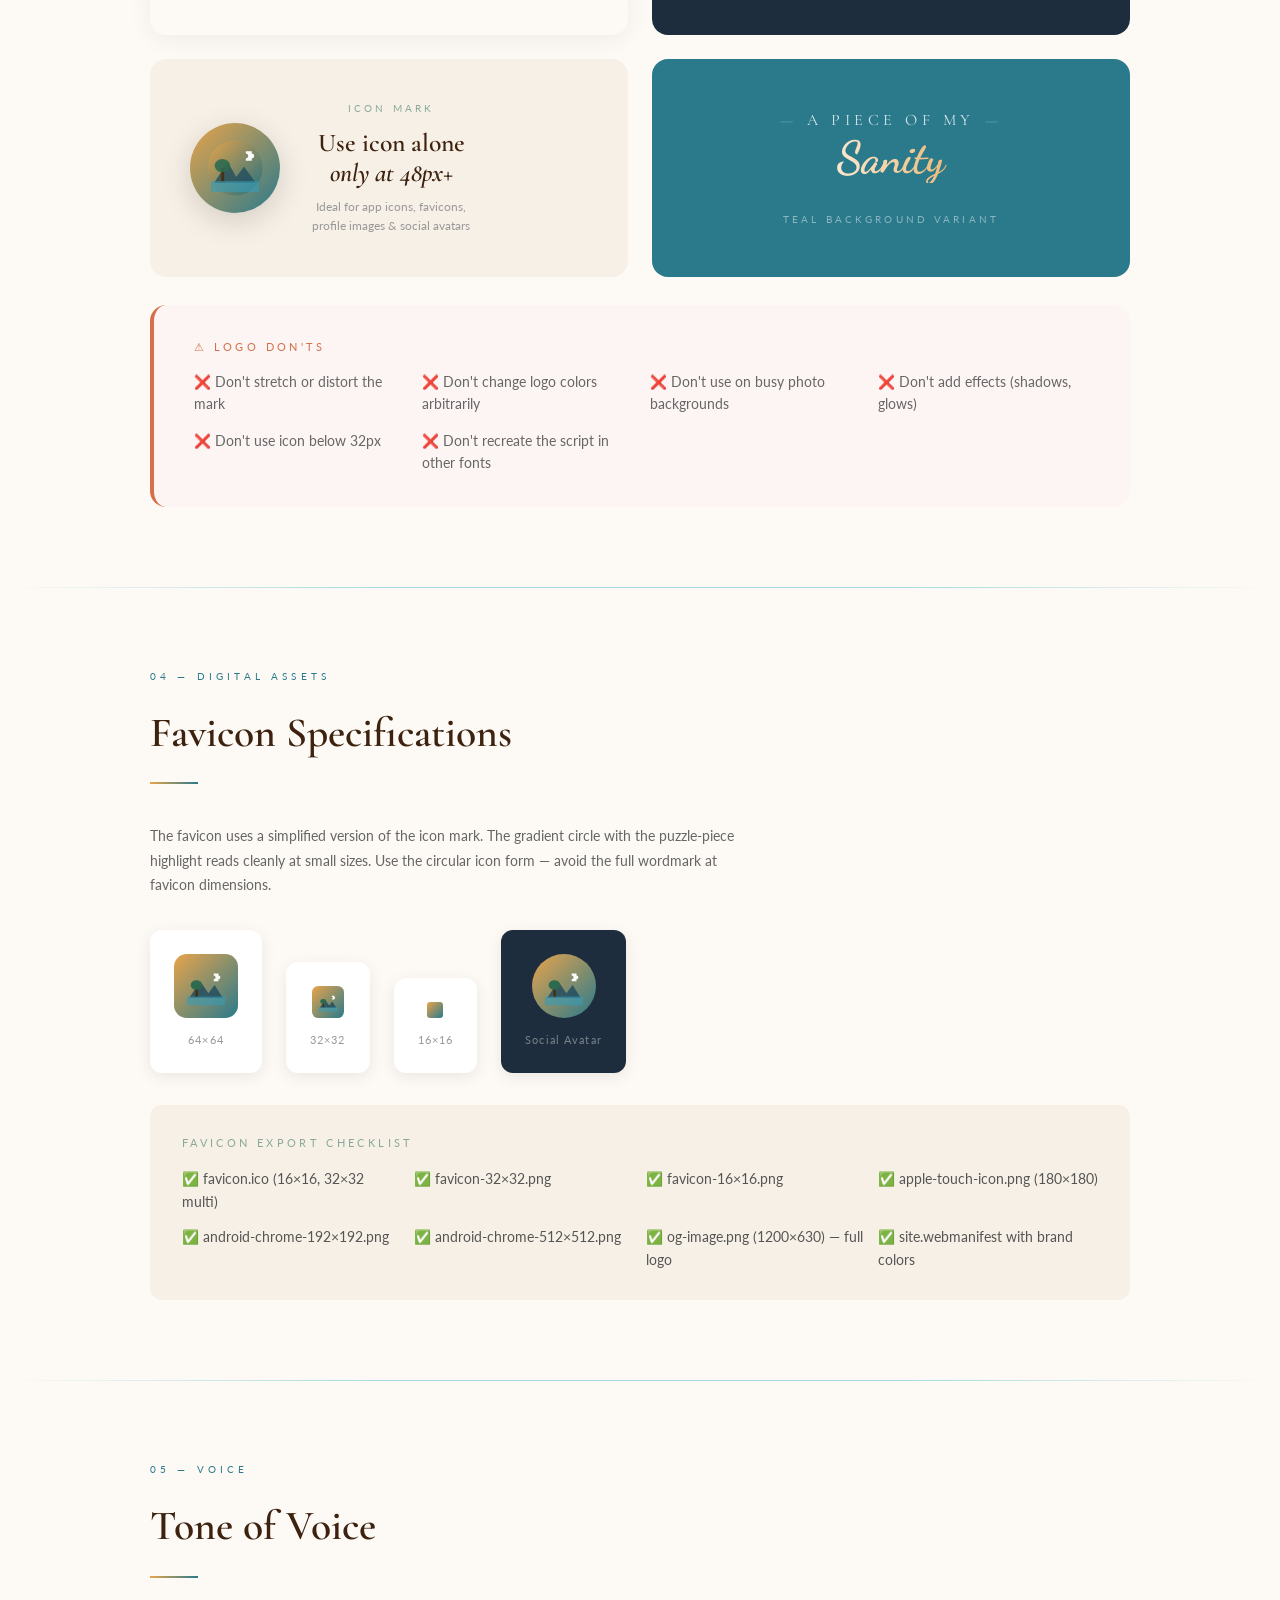
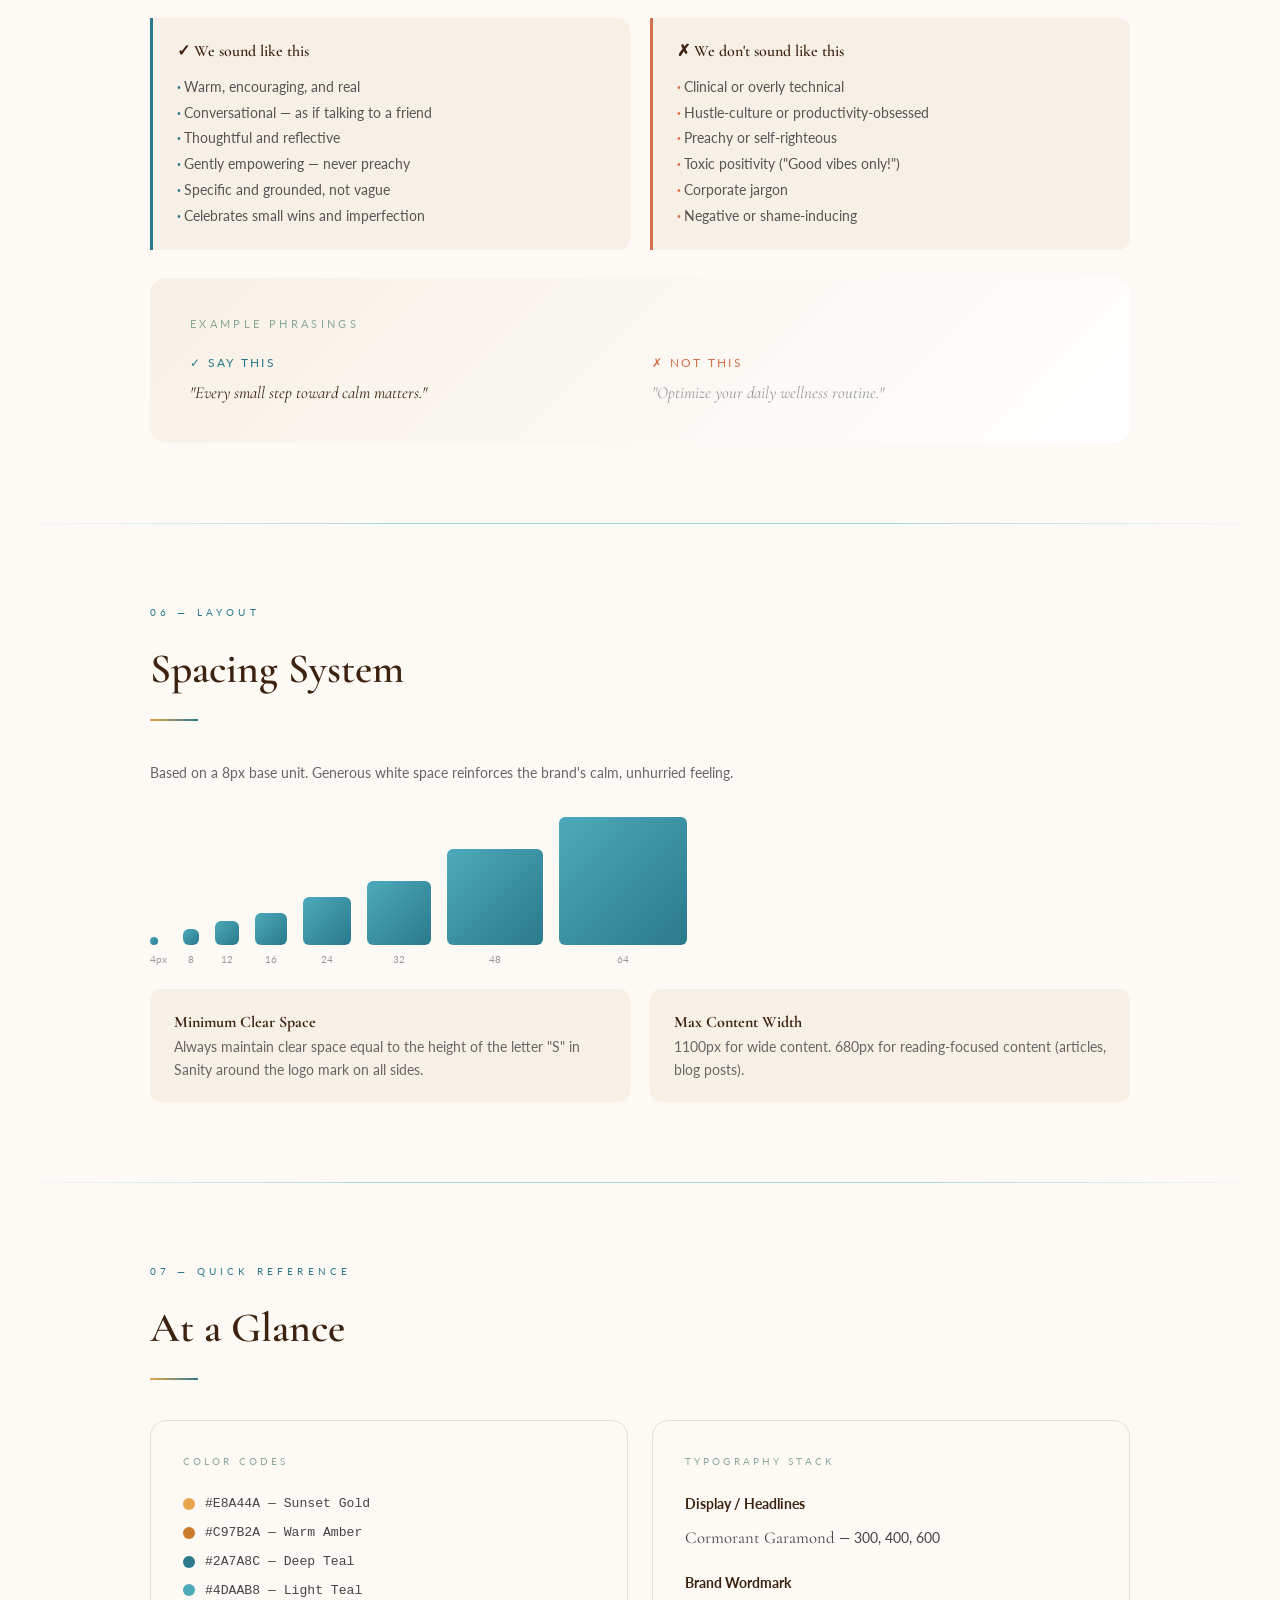
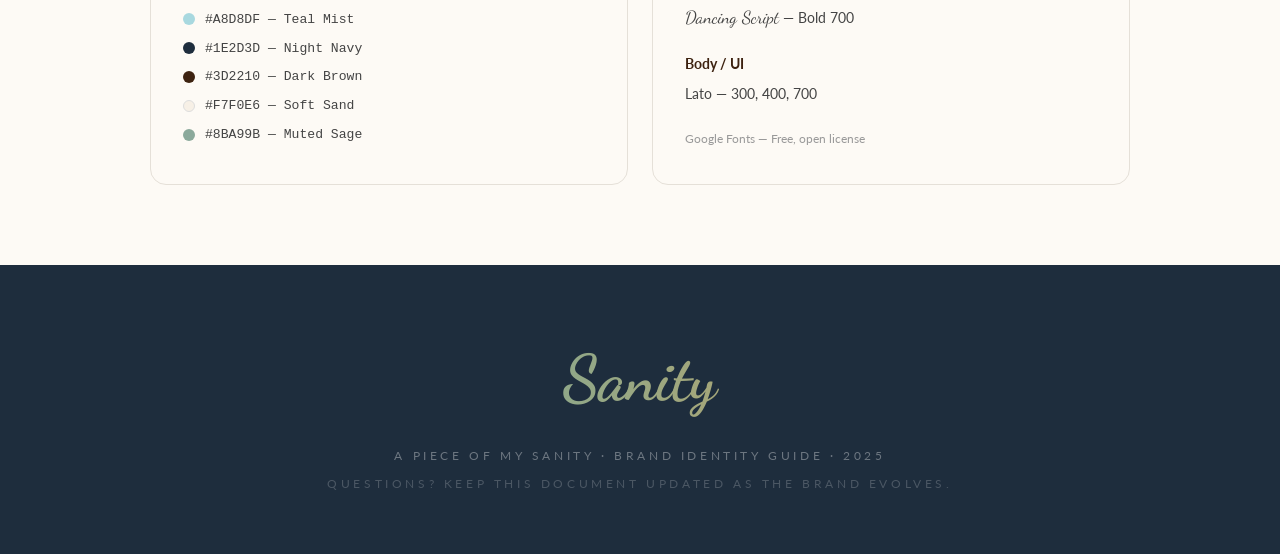
<file: branding-guideline.html>
<!DOCTYPE html>
<html lang="en">
<head>
<meta charset="UTF-8">
<meta name="viewport" content="width=device-width, initial-scale=1.0">
<title>A Piece of My Sanity — Brand Guide</title>
<link href="https://fonts.googleapis.com/css2?family=Cormorant+Garamond:ital,wght@0,300;0,400;0,600;1,300;1,400&family=Playfair+Display:ital,wght@0,400;0,700;1,400&family=Lato:wght@300;400;700&family=Dancing+Script:wght@600;700&display=swap" rel="stylesheet">
<style>
  :root {
    --sunset-gold: #E8A44A;
    --warm-amber: #C97B2A;
    --deep-teal: #2A7A8C;
    --light-teal: #4DAAB8;
    --teal-mist: #A8D8DF;
    --night-navy: #1E2D3D;
    --dark-brown: #3D2210;
    --soft-sand: #F7F0E6;
    --warm-white: #FDFAF5;
    --muted-sage: #8BA99B;
  }

  * { margin: 0; padding: 0; box-sizing: border-box; }

  body {
    font-family: 'Lato', sans-serif;
    background: var(--warm-white);
    color: var(--night-navy);
    line-height: 1.7;
  }

  /* ── COVER ── */
  .cover {
    min-height: 100vh;
    background: linear-gradient(160deg, var(--night-navy) 0%, #2a4a5e 40%, var(--deep-teal) 75%, var(--sunset-gold) 130%);
    display: flex;
    flex-direction: column;
    align-items: center;
    justify-content: center;
    text-align: center;
    padding: 60px 40px;
    position: relative;
    overflow: hidden;
  }

  .cover::before {
    content: '';
    position: absolute;
    inset: 0;
    background:
      radial-gradient(ellipse 60% 40% at 50% 80%, rgba(232,164,74,0.25) 0%, transparent 70%),
      radial-gradient(ellipse 80% 50% at 20% 30%, rgba(45,122,140,0.2) 0%, transparent 60%);
    pointer-events: none;
  }

  .cover-badge {
    font-family: 'Lato', sans-serif;
    letter-spacing: 0.35em;
    font-size: 0.7rem;
    text-transform: uppercase;
    color: var(--teal-mist);
    margin-bottom: 40px;
    opacity: 0.85;
  }

  .cover-logo-circle {
    width: 140px;
    height: 140px;
    border-radius: 50%;
    background: linear-gradient(135deg, var(--sunset-gold), var(--deep-teal));
    display: flex;
    align-items: center;
    justify-content: center;
    margin: 0 auto 32px;
    box-shadow: 0 20px 60px rgba(0,0,0,0.35), 0 0 0 1px rgba(255,255,255,0.1);
    position: relative;
  }

  .cover-logo-circle svg { width: 100px; height: 100px; }

  .cover h1 {
    font-family: 'Cormorant Garamond', serif;
    font-size: clamp(2.2rem, 6vw, 3.6rem);
    font-weight: 300;
    letter-spacing: 0.05em;
    color: #fff;
    line-height: 1.2;
    margin-bottom: 6px;
  }

  .cover-script {
    font-family: 'Dancing Script', cursive;
    font-size: clamp(3rem, 8vw, 5rem);
    font-weight: 700;
    background: linear-gradient(90deg, var(--light-teal), var(--sunset-gold));
    -webkit-background-clip: text;
    -webkit-text-fill-color: transparent;
    background-clip: text;
    line-height: 1;
    margin-bottom: 48px;
  }

  .cover-divider {
    width: 80px;
    height: 1px;
    background: linear-gradient(90deg, transparent, var(--teal-mist), transparent);
    margin: 0 auto 48px;
  }

  .cover-meta {
    font-family: 'Lato', sans-serif;
    font-size: 0.75rem;
    letter-spacing: 0.25em;
    text-transform: uppercase;
    color: rgba(255,255,255,0.45);
  }

  /* ── SECTIONS ── */
  .section {
    padding: 80px 60px;
    max-width: 1100px;
    margin: 0 auto;
  }

  .section-label {
    font-family: 'Lato', sans-serif;
    font-size: 0.65rem;
    letter-spacing: 0.4em;
    text-transform: uppercase;
    color: var(--deep-teal);
    margin-bottom: 12px;
  }

  .section-title {
    font-family: 'Cormorant Garamond', serif;
    font-size: clamp(1.8rem, 4vw, 2.6rem);
    font-weight: 600;
    color: var(--dark-brown);
    margin-bottom: 40px;
    position: relative;
  }

  .section-title::after {
    content: '';
    display: block;
    width: 48px;
    height: 2px;
    background: linear-gradient(90deg, var(--sunset-gold), var(--deep-teal));
    margin-top: 14px;
  }

  .divider-full {
    width: 100%;
    height: 1px;
    background: linear-gradient(90deg, transparent, var(--teal-mist) 30%, var(--teal-mist) 70%, transparent);
    margin: 0;
  }

  /* ── COLOR PALETTE ── */
  .color-grid {
    display: grid;
    grid-template-columns: repeat(auto-fill, minmax(160px, 1fr));
    gap: 20px;
    margin-top: 8px;
  }

  .color-card {
    border-radius: 12px;
    overflow: hidden;
    box-shadow: 0 4px 20px rgba(0,0,0,0.08);
  }

  .color-swatch {
    height: 110px;
    position: relative;
  }

  .color-swatch.primary { height: 150px; }

  .color-info {
    padding: 14px 16px;
    background: white;
  }

  .color-name {
    font-family: 'Lato', sans-serif;
    font-weight: 700;
    font-size: 0.78rem;
    letter-spacing: 0.03em;
    color: var(--night-navy);
  }

  .color-role {
    font-size: 0.68rem;
    color: #888;
    margin: 2px 0 6px;
    letter-spacing: 0.02em;
  }

  .color-hex {
    font-family: 'Lato', monospace;
    font-size: 0.72rem;
    color: var(--deep-teal);
    font-weight: 300;
  }

  /* ── TYPOGRAPHY ── */
  .type-section {
    background: var(--soft-sand);
    border-radius: 16px;
    padding: 48px;
    margin-bottom: 28px;
  }

  .type-label {
    font-size: 0.65rem;
    letter-spacing: 0.35em;
    text-transform: uppercase;
    color: var(--muted-sage);
    margin-bottom: 16px;
  }

  .type-display {
    font-family: 'Cormorant Garamond', serif;
    font-size: 3.2rem;
    font-weight: 300;
    color: var(--dark-brown);
    line-height: 1.1;
  }

  .type-display-italic {
    font-family: 'Cormorant Garamond', serif;
    font-size: 3.2rem;
    font-style: italic;
    font-weight: 300;
    color: var(--dark-brown);
    line-height: 1.1;
  }

  .type-script {
    font-family: 'Dancing Script', cursive;
    font-size: 3.2rem;
    font-weight: 700;
    background: linear-gradient(90deg, var(--deep-teal), var(--sunset-gold));
    -webkit-background-clip: text;
    -webkit-text-fill-color: transparent;
    background-clip: text;
    line-height: 1.1;
  }

  .type-body {
    font-family: 'Lato', sans-serif;
    font-size: 1.05rem;
    color: var(--night-navy);
    line-height: 1.75;
    font-weight: 300;
  }

  .type-meta {
    font-size: 0.78rem;
    color: #777;
    margin-top: 10px;
  }

  /* ── LOGO USAGE ── */
  .logo-grid {
    display: grid;
    grid-template-columns: 1fr 1fr;
    gap: 24px;
    margin-bottom: 28px;
  }

  .logo-card {
    border-radius: 16px;
    padding: 48px 32px;
    display: flex;
    align-items: center;
    justify-content: center;
    flex-direction: column;
    gap: 20px;
    text-align: center;
  }

  .logo-card.light { background: var(--warm-white); box-shadow: 0 4px 24px rgba(0,0,0,0.06); }
  .logo-card.dark { background: var(--night-navy); }
  .logo-card.teal { background: var(--deep-teal); }
  .logo-card.sand { background: var(--soft-sand); }

  .logo-card-label {
    font-size: 0.65rem;
    letter-spacing: 0.3em;
    text-transform: uppercase;
    color: #999;
    margin-top: 8px;
  }

  .logo-card.dark .logo-card-label,
  .logo-card.teal .logo-card-label { color: rgba(255,255,255,0.45); }

  /* Logo SVG inline */
  .brand-wordmark { text-align: center; }
  .brand-wordmark .wm-top {
    font-family: 'Cormorant Garamond', serif;
    font-size: 1rem;
    letter-spacing: 0.28em;
    text-transform: uppercase;
    color: var(--dark-brown);
    display: flex;
    align-items: center;
    justify-content: center;
    gap: 10px;
  }
  .brand-wordmark .wm-top::before,
  .brand-wordmark .wm-top::after {
    content: '—';
    opacity: 0.4;
  }
  .brand-wordmark .wm-script {
    font-family: 'Dancing Script', cursive;
    font-size: 2.8rem;
    font-weight: 700;
    background: linear-gradient(100deg, var(--deep-teal) 40%, var(--sunset-gold));
    -webkit-background-clip: text;
    -webkit-text-fill-color: transparent;
    background-clip: text;
    line-height: 1.1;
    display: block;
  }

  .brand-wordmark.on-dark .wm-top { color: rgba(255,255,255,0.8); }

  /* ── FAVICON ── */
  .favicon-grid {
    display: flex;
    gap: 24px;
    flex-wrap: wrap;
    align-items: flex-end;
    margin-top: 8px;
  }

  .favicon-card {
    background: white;
    border-radius: 12px;
    box-shadow: 0 4px 16px rgba(0,0,0,0.08);
    padding: 24px;
    text-align: center;
  }

  .favicon-card canvas, .favicon-card .fav-box {
    display: block;
    margin: 0 auto 12px;
    border-radius: 20%;
  }

  /* ── VOICE & TONE ── */
  .tone-grid {
    display: grid;
    grid-template-columns: 1fr 1fr;
    gap: 20px;
  }

  .tone-card {
    border-left: 3px solid var(--deep-teal);
    padding: 20px 24px;
    background: var(--soft-sand);
    border-radius: 0 12px 12px 0;
  }

  .tone-card.dont { border-color: #d4704a; }

  .tone-card h4 {
    font-family: 'Cormorant Garamond', serif;
    font-size: 1rem;
    font-weight: 600;
    margin-bottom: 10px;
    color: var(--dark-brown);
  }

  .tone-card ul {
    list-style: none;
    font-size: 0.85rem;
    color: #555;
    line-height: 1.9;
  }

  .tone-card ul li::before { content: '· '; color: var(--deep-teal); font-weight: bold; }
  .tone-card.dont ul li::before { color: #d4704a; }

  /* ── SPACING ── */
  .spacing-row {
    display: flex;
    gap: 16px;
    align-items: flex-end;
    margin-bottom: 20px;
    flex-wrap: wrap;
  }

  .spacing-block {
    background: linear-gradient(135deg, var(--light-teal), var(--deep-teal));
    border-radius: 6px;
    display: flex;
    align-items: center;
    justify-content: center;
    color: white;
    font-size: 0.7rem;
    font-weight: 700;
    letter-spacing: 0.05em;
  }

  /* ── USAGE GUIDE ── */
  .usage-row {
    display: flex;
    gap: 20px;
    margin-bottom: 20px;
    flex-wrap: wrap;
  }

  .usage-pill {
    background: var(--soft-sand);
    border-radius: 100px;
    padding: 8px 20px;
    font-size: 0.78rem;
    font-family: 'Lato', sans-serif;
    color: var(--dark-brown);
    display: flex;
    align-items: center;
    gap: 8px;
  }

  .usage-pill .dot {
    width: 8px; height: 8px;
    border-radius: 50%;
    flex-shrink: 0;
  }

  /* ── FOOTER ── */
  .guide-footer {
    background: var(--night-navy);
    padding: 60px;
    text-align: center;
  }

  .guide-footer .script-big {
    font-family: 'Dancing Script', cursive;
    font-size: 4rem;
    font-weight: 700;
    background: linear-gradient(90deg, var(--light-teal), var(--sunset-gold));
    -webkit-background-clip: text;
    -webkit-text-fill-color: transparent;
    background-clip: text;
    margin-bottom: 12px;
  }

  .guide-footer p {
    font-size: 0.75rem;
    letter-spacing: 0.3em;
    text-transform: uppercase;
    color: rgba(255,255,255,0.35);
  }

  @media (max-width: 700px) {
    .section { padding: 60px 30px; }
    .logo-grid { grid-template-columns: 1fr; }
    .tone-grid { grid-template-columns: 1fr; }
  }
</style>
</head>
<body>

<!-- ═══════════════ COVER ═══════════════ -->
<div class="cover">
  <div class="cover-badge">Brand Identity Guide · 2025</div>

  <div class="cover-logo-circle">
    <!-- Simplified icon representation -->
    <svg viewBox="0 0 100 100" fill="none" xmlns="http://www.w3.org/2000/svg">
      <circle cx="50" cy="50" r="46" fill="url(#grad1)" opacity="0.9"/>
      <!-- Sun -->
      <circle cx="62" cy="38" r="10" fill="#F7C56A" opacity="0.9"/>
      <!-- Mountain -->
      <polygon points="15,75 38,40 52,65 65,48 85,75" fill="#2A5E72" opacity="0.7"/>
      <!-- Water reflection -->
      <rect x="10" y="72" width="80" height="18" rx="4" fill="#3A9BB5" opacity="0.6"/>
      <!-- Tree trunk -->
      <rect x="28" y="50" width="5" height="22" fill="#4A2E0A" opacity="0.9"/>
      <!-- Tree top -->
      <ellipse cx="30" cy="46" rx="14" ry="12" fill="#2D6A4F" opacity="0.9"/>
      <!-- Puzzle piece -->
      <path d="M68 22 h10 v4 a4 4 0 0 1 0 8 v4 h-10 v-4 a4 4 0 0 0 0-8 z" fill="white" opacity="0.9"/>
      <defs>
        <linearGradient id="grad1" x1="0" y1="0" x2="100" y2="100">
          <stop offset="0%" stop-color="#E8A44A"/>
          <stop offset="100%" stop-color="#1E6F80"/>
        </linearGradient>
      </defs>
    </svg>
  </div>

  <h1>A Piece of My</h1>
  <div class="cover-script">Sanity</div>
  <div class="cover-divider"></div>
  <div class="cover-meta">Complete Brand Identity · Colors · Typography · Logo Usage</div>
</div>

<!-- ═══════════════ BRAND STORY ═══════════════ -->
<div style="padding: 80px 60px; background: var(--soft-sand);">
  <div style="max-width: 700px; margin: 0 auto; text-align: center;">
    <div class="section-label" style="text-align:center;">Brand Essence</div>
    <h2 style="font-family:'Cormorant Garamond',serif; font-size:2.4rem; font-weight:300; color:var(--dark-brown); margin-bottom:24px; line-height:1.3;">
      Finding calm in the<br><em>beautiful puzzle of life</em>
    </h2>
    <p style="font-size:1rem; color:#555; line-height:1.85; font-weight:300; max-width:560px; margin:0 auto 32px;">
      A Piece of My Sanity is a brand rooted in mindfulness, self-care, and the quiet joy of slowing down. Like a puzzle coming together, it celebrates small moments of peace — the golden hour, still water, a solitary tree — that restore us when life feels fragmented.
    </p>
    <div style="display:flex; justify-content:center; gap:40px; flex-wrap:wrap;">
      <div style="text-align:center;">
        <div style="font-family:'Dancing Script',cursive; font-size:1.6rem; color:var(--deep-teal);">Peaceful</div>
        <div style="font-size:0.7rem; letter-spacing:0.2em; text-transform:uppercase; color:#999; margin-top:4px;">Core Value</div>
      </div>
      <div style="text-align:center;">
        <div style="font-family:'Dancing Script',cursive; font-size:1.6rem; color:var(--sunset-gold);">Authentic</div>
        <div style="font-size:0.7rem; letter-spacing:0.2em; text-transform:uppercase; color:#999; margin-top:4px;">Core Value</div>
      </div>
      <div style="text-align:center;">
        <div style="font-family:'Dancing Script',cursive; font-size:1.6rem; color:var(--dark-brown);">Grounding</div>
        <div style="font-size:0.7rem; letter-spacing:0.2em; text-transform:uppercase; color:#999; margin-top:4px;">Core Value</div>
      </div>
    </div>
  </div>
</div>

<div class="divider-full"></div>

<!-- ═══════════════ COLOR PALETTE ═══════════════ -->
<div class="section">
  <div class="section-label">01 — Visual Identity</div>
  <div class="section-title">Color Palette</div>

  <p style="font-size:0.9rem; color:#666; margin-bottom:36px; max-width:600px; line-height:1.7;">
    Our palette is drawn from the natural scene at the heart of our logo — the warm glow of sunset, the cool clarity of mountain water, and the depth of an evening sky. Each color carries an emotional purpose.
  </p>

  <!-- Primary Colors -->
  <div style="margin-bottom:12px; font-size:0.7rem; letter-spacing:0.3em; text-transform:uppercase; color:var(--muted-sage);">Primary</div>
  <div class="color-grid" style="margin-bottom:36px;">

    <div class="color-card">
      <div class="color-swatch primary" style="background: linear-gradient(140deg, #E8A44A, #C97B2A);"></div>
      <div class="color-info">
        <div class="color-name">Sunset Gold</div>
        <div class="color-role">Warmth · Energy · Optimism</div>
        <div class="color-hex">#E8A44A · rgb(232,164,74)</div>
      </div>
    </div>

    <div class="color-card">
      <div class="color-swatch primary" style="background: linear-gradient(140deg, #2A7A8C, #1A5A6A);"></div>
      <div class="color-info">
        <div class="color-name">Deep Teal</div>
        <div class="color-role">Trust · Calm · Depth</div>
        <div class="color-hex">#2A7A8C · rgb(42,122,140)</div>
      </div>
    </div>

    <div class="color-card">
      <div class="color-swatch primary" style="background: linear-gradient(140deg, #1E2D3D, #0D1820);"></div>
      <div class="color-info">
        <div class="color-name">Night Navy</div>
        <div class="color-role">Grounding · Text · Depth</div>
        <div class="color-hex">#1E2D3D · rgb(30,45,61)</div>
      </div>
    </div>

  </div>

  <!-- Secondary Colors -->
  <div style="margin-bottom:12px; font-size:0.7rem; letter-spacing:0.3em; text-transform:uppercase; color:var(--muted-sage);">Secondary & Neutrals</div>
  <div class="color-grid">

    <div class="color-card">
      <div class="color-swatch" style="background:#C97B2A;"></div>
      <div class="color-info">
        <div class="color-name">Warm Amber</div>
        <div class="color-role">Accent · Highlights</div>
        <div class="color-hex">#C97B2A</div>
      </div>
    </div>

    <div class="color-card">
      <div class="color-swatch" style="background:#4DAAB8;"></div>
      <div class="color-info">
        <div class="color-name">Light Teal</div>
        <div class="color-role">Links · Hover states</div>
        <div class="color-hex">#4DAAB8</div>
      </div>
    </div>

    <div class="color-card">
      <div class="color-swatch" style="background:#A8D8DF;"></div>
      <div class="color-info">
        <div class="color-name">Teal Mist</div>
        <div class="color-role">Backgrounds · Borders</div>
        <div class="color-hex">#A8D8DF</div>
      </div>
    </div>

    <div class="color-card">
      <div class="color-swatch" style="background:#3D2210;"></div>
      <div class="color-info">
        <div class="color-name">Dark Brown</div>
        <div class="color-role">Headlines · Logo text</div>
        <div class="color-hex">#3D2210</div>
      </div>
    </div>

    <div class="color-card">
      <div class="color-swatch" style="background:#F7F0E6;"></div>
      <div class="color-info">
        <div class="color-name">Soft Sand</div>
        <div class="color-role">Section backgrounds</div>
        <div class="color-hex">#F7F0E6</div>
      </div>
    </div>

    <div class="color-card">
      <div class="color-swatch" style="background:#8BA99B;"></div>
      <div class="color-info">
        <div class="color-name">Muted Sage</div>
        <div class="color-role">Labels · Captions</div>
        <div class="color-hex">#8BA99B</div>
      </div>
    </div>

  </div>
</div>

<div class="divider-full"></div>

<!-- ═══════════════ TYPOGRAPHY ═══════════════ -->
<div class="section">
  <div class="section-label">02 — Typography</div>
  <div class="section-title">Type System</div>

  <!-- Display / Headlines -->
  <div class="type-section" style="margin-bottom:24px;">
    <div class="type-label">Display · Headlines</div>
    <div class="type-display">Cormorant Garamond</div>
    <div class="type-display-italic">Italic — Light 300</div>
    <div class="type-meta">Used for: Section titles, pull quotes, editorial headings · Weights: 300, 400, 600 · Style: Elegant, refined, literary</div>
    <div style="margin-top:20px; font-family:'Cormorant Garamond',serif; font-size:1.1rem; font-style:italic; color:var(--deep-teal); line-height:1.6;">
      "Finding peace, one piece at a time"
    </div>
  </div>

  <!-- Script -->
  <div class="type-section" style="margin-bottom:24px; background:var(--night-navy);">
    <div class="type-label" style="color:var(--teal-mist);">Script · Brand Accent</div>
    <div class="type-script">Dancing Script</div>
    <div style="font-family:'Dancing Script',cursive; font-size:1.4rem; color:rgba(255,255,255,0.6); line-height:1.3; margin-top:10px;">Bold 700 · Brand wordmark "Sanity"</div>
    <div class="type-meta" style="color:rgba(255,255,255,0.35);">Used for: Logo wordmark, callouts, special emphasis · Never use for body text or long passages</div>
  </div>

  <!-- Body -->
  <div class="type-section">
    <div class="type-label">Body · Utility</div>
    <div style="font-family:'Lato',sans-serif; font-size:1.6rem; font-weight:700; color:var(--dark-brown); margin-bottom:6px;">Lato</div>
    <div class="type-body">
      Lato provides clean, highly legible text for longer reads — articles, captions, product descriptions, and UI elements. Its warmth pairs beautifully with the more expressive display faces.
    </div>
    <div class="type-meta">Weights: Light 300, Regular 400, Bold 700 · Use 300/400 for body, 700 for labels &amp; UI elements</div>

    <div style="margin-top:24px; display:flex; gap:32px; flex-wrap:wrap;">
      <div>
        <div style="font-size:0.65rem; letter-spacing:0.3em; text-transform:uppercase; color:var(--muted-sage); margin-bottom:8px;">Scale</div>
        <div style="font-family:'Lato',sans-serif;">
          <span style="display:block; font-size:2rem; color:var(--dark-brown); font-weight:300;">H1 — 2rem</span>
          <span style="display:block; font-size:1.5rem; color:var(--dark-brown); font-weight:300;">H2 — 1.5rem</span>
          <span style="display:block; font-size:1.1rem; color:var(--dark-brown);">H3 — 1.1rem</span>
          <span style="display:block; font-size:1rem; color:#555; font-weight:300;">Body — 1rem</span>
          <span style="display:block; font-size:0.8rem; color:#888;">Caption — 0.8rem</span>
        </div>
      </div>
    </div>
  </div>

  <!-- Font pairing note -->
  <div style="background:linear-gradient(135deg, var(--deep-teal), var(--night-navy)); border-radius:16px; padding:32px 40px; color:white; margin-top:24px;">
    <div style="font-size:0.65rem; letter-spacing:0.3em; text-transform:uppercase; color:var(--teal-mist); margin-bottom:16px;">Pairing Example</div>
    <div style="font-family:'Cormorant Garamond',serif; font-size:1.8rem; font-weight:300; margin-bottom:8px;">Finding Stillness</div>
    <div style="font-family:'Dancing Script',cursive; font-size:2.2rem; background:linear-gradient(90deg,#4DAAB8,#E8A44A); -webkit-background-clip:text; -webkit-text-fill-color:transparent; background-clip:text; margin-bottom:16px;">One Piece at a Time</div>
    <div style="font-family:'Lato',sans-serif; font-weight:300; font-size:0.95rem; color:rgba(255,255,255,0.7); line-height:1.75; max-width:480px;">
      A tranquil space for reflection, growth, and the small daily rituals that help us feel whole again. Explore resources that bring you back to yourself.
    </div>
  </div>
</div>

<div class="divider-full"></div>

<!-- ═══════════════ LOGO ═══════════════ -->
<div class="section">
  <div class="section-label">03 — Logo</div>
  <div class="section-title">Logo Usage</div>

  <div class="logo-grid">

    <!-- Light BG -->
    <div class="logo-card light">
      <div class="brand-wordmark">
        <span class="wm-top">A Piece of My</span>
        <span class="wm-script">Sanity</span>
      </div>
      <div class="logo-card-label">Primary — Light Background</div>
    </div>

    <!-- Dark BG -->
    <div class="logo-card dark">
      <div class="brand-wordmark on-dark">
        <span class="wm-top" style="color:rgba(255,255,255,0.85);">A Piece of My</span>
        <span class="wm-script" style="background:linear-gradient(90deg,#4DAAB8,#E8A44A); -webkit-background-clip:text; -webkit-text-fill-color:transparent; background-clip:text;">Sanity</span>
      </div>
      <div class="logo-card-label">Primary — Dark Background</div>
    </div>

    <!-- Icon only -->
    <div class="logo-card sand" style="flex-direction:row; gap:32px; justify-content:flex-start; padding:32px 40px;">
      <!-- Large icon -->
      <div style="width:90px; height:90px; border-radius:50%; background:linear-gradient(135deg,#E8A44A,#2A7A8C); display:flex; align-items:center; justify-content:center; flex-shrink:0; box-shadow:0 8px 30px rgba(0,0,0,0.15);">
        <svg width="60" height="60" viewBox="0 0 100 100">
          <circle cx="50" cy="50" r="46" fill="url(#g2)" opacity="0.95"/>
          <polygon points="15,75 38,40 52,65 65,48 85,75" fill="#1E4A5E" opacity="0.75"/>
          <rect x="10" y="72" width="80" height="18" rx="3" fill="#3A9BB5" opacity="0.65"/>
          <rect x="27" y="50" width="5" height="22" fill="#4A2E0A" opacity="0.9"/>
          <ellipse cx="29" cy="46" rx="13" ry="11" fill="#2D6A4F" opacity="0.9"/>
          <path d="M68 22 h10 v4 a4 4 0 0 1 0 8 v4 h-10 v-4 a4 4 0 0 0 0-8 z" fill="white" opacity="0.95"/>
          <defs><linearGradient id="g2" x1="0" y1="0" x2="1" y2="1"><stop offset="0%" stop-color="#E8A44A"/><stop offset="100%" stop-color="#1E6F80"/></linearGradient></defs>
        </svg>
      </div>
      <div>
        <div style="font-family:'Lato',sans-serif; font-size:0.65rem; letter-spacing:0.3em; text-transform:uppercase; color:var(--muted-sage); margin-bottom:10px;">Icon Mark</div>
        <div style="font-family:'Cormorant Garamond',serif; font-size:1.6rem; color:var(--dark-brown); font-weight:600; line-height:1.2;">Use icon alone<br><em>only at 48px+</em></div>
        <div style="font-size:0.75rem; color:#999; margin-top:8px; line-height:1.6;">Ideal for app icons, favicons,<br>profile images & social avatars</div>
      </div>
    </div>

    <!-- Teal BG -->
    <div class="logo-card teal">
      <div class="brand-wordmark">
        <span class="wm-top" style="color:rgba(255,255,255,0.8);">A Piece of My</span>
        <span class="wm-script" style="background:linear-gradient(90deg,#fff,#E8A44A); -webkit-background-clip:text; -webkit-text-fill-color:transparent; background-clip:text;">Sanity</span>
      </div>
      <div class="logo-card-label">Teal Background Variant</div>
    </div>

  </div>

  <!-- Don't -->
  <div style="background:#FDF5F3; border-radius:16px; padding:32px 40px; border-left:4px solid #d4704a;">
    <div style="font-size:0.7rem; letter-spacing:0.3em; text-transform:uppercase; color:#d4704a; margin-bottom:16px;">⚠ Logo Don'ts</div>
    <div style="display:grid; grid-template-columns:repeat(auto-fill, minmax(200px,1fr)); gap:16px;">
      <div style="font-size:0.85rem; color:#666; line-height:1.6;">❌ Don't stretch or distort the mark</div>
      <div style="font-size:0.85rem; color:#666; line-height:1.6;">❌ Don't change logo colors arbitrarily</div>
      <div style="font-size:0.85rem; color:#666; line-height:1.6;">❌ Don't use on busy photo backgrounds</div>
      <div style="font-size:0.85rem; color:#666; line-height:1.6;">❌ Don't add effects (shadows, glows)</div>
      <div style="font-size:0.85rem; color:#666; line-height:1.6;">❌ Don't use icon below 32px</div>
      <div style="font-size:0.85rem; color:#666; line-height:1.6;">❌ Don't recreate the script in other fonts</div>
    </div>
  </div>
</div>

<div class="divider-full"></div>

<!-- ═══════════════ FAVICON ═══════════════ -->
<div class="section">
  <div class="section-label">04 — Digital Assets</div>
  <div class="section-title">Favicon Specifications</div>

  <p style="font-size:0.9rem; color:#666; margin-bottom:32px; line-height:1.7; max-width:600px;">
    The favicon uses a simplified version of the icon mark. The gradient circle with the puzzle-piece highlight reads cleanly at small sizes. Use the circular icon form — avoid the full wordmark at favicon dimensions.
  </p>

  <div class="favicon-grid">

    <div class="favicon-card">
      <div class="fav-box" style="width:64px;height:64px; border-radius:20%; background:linear-gradient(135deg,#E8A44A,#2A7A8C); display:flex;align-items:center;justify-content:center; margin:0 auto 12px;">
        <svg width="48" height="48" viewBox="0 0 100 100">
          <polygon points="15,75 38,40 55,65 68,48 85,75" fill="#1E4A5E" opacity="0.8"/>
          <rect x="10" y="72" width="80" height="18" rx="3" fill="#3A9BB5" opacity="0.6"/>
          <rect x="28" y="52" width="5" height="20" fill="#4A2E0A"/>
          <ellipse cx="30" cy="48" rx="12" ry="10" fill="#2D6A4F"/>
          <path d="M66 24 h10 v4 a4 4 0 0 1 0 8 v4 h-10 v-4 a4 4 0 0 0 0-8 z" fill="white" opacity="0.95"/>
        </svg>
      </div>
      <div style="font-size:0.7rem; color:#999; letter-spacing:0.1em;">64×64</div>
    </div>

    <div class="favicon-card">
      <div class="fav-box" style="width:32px;height:32px; border-radius:20%; background:linear-gradient(135deg,#E8A44A,#2A7A8C); display:flex;align-items:center;justify-content:center; margin:0 auto 12px;">
        <svg width="24" height="24" viewBox="0 0 100 100">
          <polygon points="15,75 38,40 55,65 68,48 85,75" fill="#1E4A5E" opacity="0.8"/>
          <rect x="10" y="72" width="80" height="18" rx="3" fill="#3A9BB5" opacity="0.6"/>
          <rect x="28" y="52" width="5" height="20" fill="#4A2E0A"/>
          <ellipse cx="30" cy="48" rx="12" ry="10" fill="#2D6A4F"/>
          <path d="M66 24 h10 v4 a4 4 0 0 1 0 8 v4 h-10 v-4 a4 4 0 0 0 0-8 z" fill="white" opacity="0.95"/>
        </svg>
      </div>
      <div style="font-size:0.7rem; color:#999; letter-spacing:0.1em;">32×32</div>
    </div>

    <div class="favicon-card">
      <div class="fav-box" style="width:16px;height:16px; border-radius:20%; background:linear-gradient(135deg,#E8A44A,#2A7A8C); margin:0 auto 12px;"></div>
      <div style="font-size:0.7rem; color:#999; letter-spacing:0.1em;">16×16</div>
    </div>

    <div class="favicon-card" style="background:var(--night-navy);">
      <div class="fav-box" style="width:64px;height:64px; border-radius:50%; background:linear-gradient(135deg,#E8A44A,#2A7A8C); display:flex;align-items:center;justify-content:center; margin:0 auto 12px;">
        <svg width="48" height="48" viewBox="0 0 100 100">
          <polygon points="15,75 38,40 55,65 68,48 85,75" fill="#1E4A5E" opacity="0.8"/>
          <rect x="10" y="72" width="80" height="18" rx="3" fill="#3A9BB5" opacity="0.6"/>
          <rect x="28" y="52" width="5" height="20" fill="#4A2E0A"/>
          <ellipse cx="30" cy="48" rx="12" ry="10" fill="#2D6A4F"/>
          <path d="M66 24 h10 v4 a4 4 0 0 1 0 8 v4 h-10 v-4 a4 4 0 0 0 0-8 z" fill="white" opacity="0.95"/>
        </svg>
      </div>
      <div style="font-size:0.7rem; color:rgba(255,255,255,0.4); letter-spacing:0.1em;">Social Avatar</div>
    </div>

  </div>

  <div style="margin-top:32px; background:var(--soft-sand); border-radius:12px; padding:28px 32px;">
    <div style="font-size:0.7rem; letter-spacing:0.3em; text-transform:uppercase; color:var(--muted-sage); margin-bottom:16px;">Favicon Export Checklist</div>
    <div style="display:grid; grid-template-columns:repeat(auto-fill, minmax(220px,1fr)); gap:12px; font-size:0.85rem; color:#555; line-height:1.7;">
      <div>✅ favicon.ico (16×16, 32×32 multi)</div>
      <div>✅ favicon-32×32.png</div>
      <div>✅ favicon-16×16.png</div>
      <div>✅ apple-touch-icon.png (180×180)</div>
      <div>✅ android-chrome-192×192.png</div>
      <div>✅ android-chrome-512×512.png</div>
      <div>✅ og-image.png (1200×630) — full logo</div>
      <div>✅ site.webmanifest with brand colors</div>
    </div>
  </div>
</div>

<div class="divider-full"></div>

<!-- ═══════════════ VOICE & TONE ═══════════════ -->
<div class="section">
  <div class="section-label">05 — Voice</div>
  <div class="section-title">Tone of Voice</div>

  <div class="tone-grid">
    <div class="tone-card">
      <h4>✓ We sound like this</h4>
      <ul>
        <li>Warm, encouraging, and real</li>
        <li>Conversational — as if talking to a friend</li>
        <li>Thoughtful and reflective</li>
        <li>Gently empowering — never preachy</li>
        <li>Specific and grounded, not vague</li>
        <li>Celebrates small wins and imperfection</li>
      </ul>
    </div>
    <div class="tone-card dont">
      <h4>✗ We don't sound like this</h4>
      <ul>
        <li>Clinical or overly technical</li>
        <li>Hustle-culture or productivity-obsessed</li>
        <li>Preachy or self-righteous</li>
        <li>Toxic positivity ("Good vibes only!")</li>
        <li>Corporate jargon</li>
        <li>Negative or shame-inducing</li>
      </ul>
    </div>
  </div>

  <div style="margin-top:28px; background:linear-gradient(135deg, var(--soft-sand), white); border-radius:16px; padding:36px 40px;">
    <div style="font-size:0.7rem; letter-spacing:0.3em; text-transform:uppercase; color:var(--muted-sage); margin-bottom:20px;">Example Phrasings</div>
    <div style="display:grid; grid-template-columns:1fr 1fr; gap:24px;">
      <div>
        <div style="font-size:0.72rem; color:var(--deep-teal); letter-spacing:0.2em; text-transform:uppercase; margin-bottom:8px;">✓ Say this</div>
        <div style="font-family:'Cormorant Garamond',serif; font-style:italic; font-size:1.05rem; color:var(--dark-brown); line-height:1.6;">"Every small step toward calm matters."</div>
      </div>
      <div>
        <div style="font-size:0.72rem; color:#d4704a; letter-spacing:0.2em; text-transform:uppercase; margin-bottom:8px;">✗ Not this</div>
        <div style="font-family:'Cormorant Garamond',serif; font-style:italic; font-size:1.05rem; color:#999; line-height:1.6;">"Optimize your daily wellness routine."</div>
      </div>
    </div>
  </div>
</div>

<div class="divider-full"></div>

<!-- ═══════════════ SPACING & LAYOUT ═══════════════ -->
<div class="section">
  <div class="section-label">06 — Layout</div>
  <div class="section-title">Spacing System</div>

  <p style="font-size:0.9rem; color:#666; margin-bottom:32px; line-height:1.7;">Based on a 8px base unit. Generous white space reinforces the brand's calm, unhurried feeling.</p>

  <div class="spacing-row">
    <div>
      <div class="spacing-block" style="width:8px;height:8px;font-size:0;"> </div>
      <div style="font-size:0.65rem;color:#999;margin-top:6px;text-align:center;">4px</div>
    </div>
    <div>
      <div class="spacing-block" style="width:16px;height:16px;font-size:0;"> </div>
      <div style="font-size:0.65rem;color:#999;margin-top:6px;text-align:center;">8</div>
    </div>
    <div>
      <div class="spacing-block" style="width:24px;height:24px;font-size:0;"> </div>
      <div style="font-size:0.65rem;color:#999;margin-top:6px;text-align:center;">12</div>
    </div>
    <div>
      <div class="spacing-block" style="width:32px;height:32px;"> </div>
      <div style="font-size:0.65rem;color:#999;margin-top:6px;text-align:center;">16</div>
    </div>
    <div>
      <div class="spacing-block" style="width:48px;height:48px;"> </div>
      <div style="font-size:0.65rem;color:#999;margin-top:6px;text-align:center;">24</div>
    </div>
    <div>
      <div class="spacing-block" style="width:64px;height:64px;"> </div>
      <div style="font-size:0.65rem;color:#999;margin-top:6px;text-align:center;">32</div>
    </div>
    <div>
      <div class="spacing-block" style="width:96px;height:96px;"> </div>
      <div style="font-size:0.65rem;color:#999;margin-top:6px;text-align:center;">48</div>
    </div>
    <div>
      <div class="spacing-block" style="width:128px;height:128px;"> </div>
      <div style="font-size:0.65rem;color:#999;margin-top:6px;text-align:center;">64</div>
    </div>
  </div>

  <div style="display:grid; grid-template-columns:1fr 1fr; gap:20px; margin-top:20px; font-size:0.85rem; color:#666;">
    <div style="background:var(--soft-sand); border-radius:10px; padding:20px 24px; line-height:1.7;">
      <strong style="color:var(--dark-brown); font-family:'Cormorant Garamond',serif; font-size:1rem;">Minimum Clear Space</strong><br>
      Always maintain clear space equal to the height of the letter "S" in Sanity around the logo mark on all sides.
    </div>
    <div style="background:var(--soft-sand); border-radius:10px; padding:20px 24px; line-height:1.7;">
      <strong style="color:var(--dark-brown); font-family:'Cormorant Garamond',serif; font-size:1rem;">Max Content Width</strong><br>
      1100px for wide content. 680px for reading-focused content (articles, blog posts).
    </div>
  </div>
</div>

<div class="divider-full"></div>

<!-- ═══════════════ QUICK REF ═══════════════ -->
<div class="section">
  <div class="section-label">07 — Quick Reference</div>
  <div class="section-title">At a Glance</div>

  <div style="display:grid; grid-template-columns:1fr 1fr; gap:24px;">

    <div style="border:1px solid #e5e0d8; border-radius:16px; padding:32px;">
      <div style="font-size:0.65rem; letter-spacing:0.3em; text-transform:uppercase; color:var(--muted-sage); margin-bottom:20px;">Color Codes</div>
      <div style="font-family:monospace; font-size:0.82rem; line-height:2.2; color:#444;">
        <div><span style="display:inline-block; width:12px; height:12px; border-radius:50%; background:#E8A44A; margin-right:10px; vertical-align:middle;"></span>#E8A44A — Sunset Gold</div>
        <div><span style="display:inline-block; width:12px; height:12px; border-radius:50%; background:#C97B2A; margin-right:10px; vertical-align:middle;"></span>#C97B2A — Warm Amber</div>
        <div><span style="display:inline-block; width:12px; height:12px; border-radius:50%; background:#2A7A8C; margin-right:10px; vertical-align:middle;"></span>#2A7A8C — Deep Teal</div>
        <div><span style="display:inline-block; width:12px; height:12px; border-radius:50%; background:#4DAAB8; margin-right:10px; vertical-align:middle;"></span>#4DAAB8 — Light Teal</div>
        <div><span style="display:inline-block; width:12px; height:12px; border-radius:50%; background:#A8D8DF; margin-right:10px; vertical-align:middle;"></span>#A8D8DF — Teal Mist</div>
        <div><span style="display:inline-block; width:12px; height:12px; border-radius:50%; background:#1E2D3D; margin-right:10px; vertical-align:middle;"></span>#1E2D3D — Night Navy</div>
        <div><span style="display:inline-block; width:12px; height:12px; border-radius:50%; background:#3D2210; margin-right:10px; vertical-align:middle;"></span>#3D2210 — Dark Brown</div>
        <div><span style="display:inline-block; width:12px; height:12px; border-radius:50%; background:#F7F0E6; margin-right:10px; vertical-align:middle; border:1px solid #ddd;"></span>#F7F0E6 — Soft Sand</div>
        <div><span style="display:inline-block; width:12px; height:12px; border-radius:50%; background:#8BA99B; margin-right:10px; vertical-align:middle;"></span>#8BA99B — Muted Sage</div>
      </div>
    </div>

    <div style="border:1px solid #e5e0d8; border-radius:16px; padding:32px;">
      <div style="font-size:0.65rem; letter-spacing:0.3em; text-transform:uppercase; color:var(--muted-sage); margin-bottom:20px;">Typography Stack</div>
      <div style="font-size:0.85rem; line-height:2.2; color:#444;">
        <div><strong style="color:var(--dark-brown);">Display / Headlines</strong><br>
          <span style="font-family:'Cormorant Garamond',serif; font-size:1.05rem;">Cormorant Garamond</span> — 300, 400, 600</div>
        <div style="margin-top:12px;"><strong style="color:var(--dark-brown);">Brand Wordmark</strong><br>
          <span style="font-family:'Dancing Script',cursive; font-size:1.1rem;">Dancing Script</span> — Bold 700</div>
        <div style="margin-top:12px;"><strong style="color:var(--dark-brown);">Body / UI</strong><br>
          <span style="font-family:'Lato',sans-serif;">Lato</span> — 300, 400, 700</div>
        <div style="margin-top:16px; font-size:0.75rem; color:#999;">Google Fonts — Free, open license</div>
      </div>
    </div>

  </div>
</div>

<!-- ═══════════════ FOOTER ═══════════════ -->
<div class="guide-footer">
  <div class="script-big">Sanity</div>
  <p>A Piece of My Sanity · Brand Identity Guide · 2025</p>
  <p style="margin-top:8px; color:rgba(255,255,255,0.2);">Questions? Keep this document updated as the brand evolves.</p>
</div>

</body>
</html>
</file>
<file: branding-guideline/assets/styles.css>
:root {
  --sunset-gold: #e8a44a;
  --warm-amber: #c97b2a;
  --deep-teal: #2a7a8c;
  --light-teal: #4daab8;
  --teal-mist: #a8d8df;
  --night-navy: #1e2d3d;
  --dark-brown: #3d2210;
  --soft-sand: #f7f0e6;
  --warm-white: #fdfaf5;
  --muted-sage: #8ba99b;
}

* {
  margin: 0;
  padding: 0;
  box-sizing: border-box;
}

body {
  font-family: "Lato", sans-serif;
  background: var(--warm-white);
  color: var(--night-navy);
  line-height: 1.7;
}

/* ── COVER ── */
.cover {
  min-height: 100vh;
  background: linear-gradient(
    160deg,
    var(--night-navy) 0%,
    #2a4a5e 40%,
    var(--deep-teal) 75%,
    var(--sunset-gold) 130%
  );
  display: flex;
  flex-direction: column;
  align-items: center;
  justify-content: center;
  text-align: center;
  padding: 60px 40px;
  position: relative;
  overflow: hidden;
}

.cover::before {
  content: "";
  position: absolute;
  inset: 0;
  background:
    radial-gradient(
      ellipse 60% 40% at 50% 80%,
      rgba(232, 164, 74, 0.25) 0%,
      transparent 70%
    ),
    radial-gradient(
      ellipse 80% 50% at 20% 30%,
      rgba(45, 122, 140, 0.2) 0%,
      transparent 60%
    );
  pointer-events: none;
}

.cover-badge {
  font-family: "Lato", sans-serif;
  letter-spacing: 0.35em;
  font-size: 0.7rem;
  text-transform: uppercase;
  color: var(--teal-mist);
  margin-bottom: 40px;
  opacity: 0.85;
}

.cover-logo-circle {
  width: 140px;
  height: 140px;
  border-radius: 50%;
  background: linear-gradient(135deg, var(--sunset-gold), var(--deep-teal));
  display: flex;
  align-items: center;
  justify-content: center;
  margin: 0 auto 32px;
  box-shadow:
    0 20px 60px rgba(0, 0, 0, 0.35),
    0 0 0 1px rgba(255, 255, 255, 0.1);
  position: relative;
}

.cover-logo-circle svg {
  width: 100px;
  height: 100px;
}

.cover h1 {
  font-family: "Cormorant Garamond", serif;
  font-size: clamp(2.2rem, 6vw, 3.6rem);
  font-weight: 300;
  letter-spacing: 0.05em;
  color: #fff;
  line-height: 1.2;
  margin-bottom: 6px;
}

.cover-script {
  font-family: "Dancing Script", cursive;
  font-size: clamp(3rem, 8vw, 5rem);
  font-weight: 700;
  background: linear-gradient(90deg, var(--light-teal), var(--sunset-gold));
  -webkit-background-clip: text;
  -webkit-text-fill-color: transparent;
  background-clip: text;
  line-height: 1;
  margin-bottom: 48px;
}

.cover-divider {
  width: 80px;
  height: 1px;
  background: linear-gradient(
    90deg,
    transparent,
    var(--teal-mist),
    transparent
  );
  margin: 0 auto 48px;
}

.cover-meta {
  font-family: "Lato", sans-serif;
  font-size: 0.75rem;
  letter-spacing: 0.25em;
  text-transform: uppercase;
  color: rgba(255, 255, 255, 0.45);
}

/* ── SECTIONS ── */
.section {
  padding: 80px 60px;
  max-width: 1100px;
  margin: 0 auto;
}

.section-label {
  font-family: "Lato", sans-serif;
  font-size: 0.65rem;
  letter-spacing: 0.4em;
  text-transform: uppercase;
  color: var(--deep-teal);
  margin-bottom: 12px;
}

.section-title {
  font-family: "Cormorant Garamond", serif;
  font-size: clamp(1.8rem, 4vw, 2.6rem);
  font-weight: 600;
  color: var(--dark-brown);
  margin-bottom: 40px;
  position: relative;
}

.section-title::after {
  content: "";
  display: block;
  width: 48px;
  height: 2px;
  background: linear-gradient(90deg, var(--sunset-gold), var(--deep-teal));
  margin-top: 14px;
}

.divider-full {
  width: 100%;
  height: 1px;
  background: linear-gradient(
    90deg,
    transparent,
    var(--teal-mist) 30%,
    var(--teal-mist) 70%,
    transparent
  );
  margin: 0;
}

/* ── COLOR PALETTE ── */
.color-grid {
  display: grid;
  grid-template-columns: repeat(auto-fill, minmax(160px, 1fr));
  gap: 20px;
  margin-top: 8px;
}

.color-card {
  border-radius: 12px;
  overflow: hidden;
  box-shadow: 0 4px 20px rgba(0, 0, 0, 0.08);
}

.color-swatch {
  height: 110px;
  position: relative;
}

.color-swatch.primary {
  height: 150px;
}

.color-info {
  padding: 14px 16px;
  background: white;
}

.color-name {
  font-family: "Lato", sans-serif;
  font-weight: 700;
  font-size: 0.78rem;
  letter-spacing: 0.03em;
  color: var(--night-navy);
}

.color-role {
  font-size: 0.68rem;
  color: #888;
  margin: 2px 0 6px;
  letter-spacing: 0.02em;
}

.color-hex {
  font-family: "Lato", monospace;
  font-size: 0.72rem;
  color: var(--deep-teal);
  font-weight: 300;
}

/* ── TYPOGRAPHY ── */
.type-section {
  background: var(--soft-sand);
  border-radius: 16px;
  padding: 48px;
  margin-bottom: 28px;
}

.type-label {
  font-size: 0.65rem;
  letter-spacing: 0.35em;
  text-transform: uppercase;
  color: var(--muted-sage);
  margin-bottom: 16px;
}

.type-display {
  font-family: "Cormorant Garamond", serif;
  font-size: 3.2rem;
  font-weight: 300;
  color: var(--dark-brown);
  line-height: 1.1;
}

.type-display-italic {
  font-family: "Cormorant Garamond", serif;
  font-size: 3.2rem;
  font-style: italic;
  font-weight: 300;
  color: var(--dark-brown);
  line-height: 1.1;
}

.type-script {
  font-family: "Dancing Script", cursive;
  font-size: 3.2rem;
  font-weight: 700;
  background: linear-gradient(90deg, var(--deep-teal), var(--sunset-gold));
  -webkit-background-clip: text;
  -webkit-text-fill-color: transparent;
  background-clip: text;
  line-height: 1.1;
}

.type-body {
  font-family: "Lato", sans-serif;
  font-size: 1.05rem;
  color: var(--night-navy);
  line-height: 1.75;
  font-weight: 300;
}

.type-meta {
  font-size: 0.78rem;
  color: #777;
  margin-top: 10px;
}

/* ── LOGO USAGE ── */
.logo-grid {
  display: grid;
  grid-template-columns: 1fr 1fr;
  gap: 24px;
  margin-bottom: 28px;
}

.logo-card {
  border-radius: 16px;
  padding: 48px 32px;
  display: flex;
  align-items: center;
  justify-content: center;
  flex-direction: column;
  gap: 20px;
  text-align: center;
}

.logo-card.light {
  background: var(--warm-white);
  box-shadow: 0 4px 24px rgba(0, 0, 0, 0.06);
}
.logo-card.dark {
  background: var(--night-navy);
}
.logo-card.teal {
  background: var(--deep-teal);
}
.logo-card.sand {
  background: var(--soft-sand);
}

.logo-card-label {
  font-size: 0.65rem;
  letter-spacing: 0.3em;
  text-transform: uppercase;
  color: #999;
  margin-top: 8px;
}

.logo-card.dark .logo-card-label,
.logo-card.teal .logo-card-label {
  color: rgba(255, 255, 255, 0.45);
}

/* Logo SVG inline */
.brand-wordmark {
  text-align: center;
}
.brand-wordmark .wm-top {
  font-family: "Cormorant Garamond", serif;
  font-size: 1rem;
  letter-spacing: 0.28em;
  text-transform: uppercase;
  color: var(--dark-brown);
  display: flex;
  align-items: center;
  justify-content: center;
  gap: 10px;
}
.brand-wordmark .wm-top::before,
.brand-wordmark .wm-top::after {
  content: "—";
  opacity: 0.4;
}
.brand-wordmark .wm-script {
  font-family: "Dancing Script", cursive;
  font-size: 2.8rem;
  font-weight: 700;
  background: linear-gradient(100deg, var(--deep-teal) 40%, var(--sunset-gold));
  -webkit-background-clip: text;
  -webkit-text-fill-color: transparent;
  background-clip: text;
  line-height: 1.1;
  display: block;
}

.brand-wordmark.on-dark .wm-top {
  color: rgba(255, 255, 255, 0.8);
}

/* ── FAVICON ── */
.favicon-grid {
  display: flex;
  gap: 24px;
  flex-wrap: wrap;
  align-items: flex-end;
  margin-top: 8px;
}

.favicon-card {
  background: white;
  border-radius: 12px;
  box-shadow: 0 4px 16px rgba(0, 0, 0, 0.08);
  padding: 24px;
  text-align: center;
}

.favicon-card canvas,
.favicon-card .fav-box {
  display: block;
  margin: 0 auto 12px;
  border-radius: 20%;
}

/* ── VOICE & TONE ── */
.tone-grid {
  display: grid;
  grid-template-columns: 1fr 1fr;
  gap: 20px;
}

.tone-card {
  border-left: 3px solid var(--deep-teal);
  padding: 20px 24px;
  background: var(--soft-sand);
  border-radius: 0 12px 12px 0;
}

.tone-card.dont {
  border-color: #d4704a;
}

.tone-card h4 {
  font-family: "Cormorant Garamond", serif;
  font-size: 1rem;
  font-weight: 600;
  margin-bottom: 10px;
  color: var(--dark-brown);
}

.tone-card ul {
  list-style: none;
  font-size: 0.85rem;
  color: #555;
  line-height: 1.9;
}

.tone-card ul li::before {
  content: "· ";
  color: var(--deep-teal);
  font-weight: bold;
}
.tone-card.dont ul li::before {
  color: #d4704a;
}

/* ── SPACING ── */
.spacing-row {
  display: flex;
  gap: 16px;
  align-items: flex-end;
  margin-bottom: 20px;
  flex-wrap: wrap;
}

.spacing-block {
  background: linear-gradient(135deg, var(--light-teal), var(--deep-teal));
  border-radius: 6px;
  display: flex;
  align-items: center;
  justify-content: center;
  color: white;
  font-size: 0.7rem;
  font-weight: 700;
  letter-spacing: 0.05em;
}

/* ── USAGE GUIDE ── */
.usage-row {
  display: flex;
  gap: 20px;
  margin-bottom: 20px;
  flex-wrap: wrap;
}

.usage-pill {
  background: var(--soft-sand);
  border-radius: 100px;
  padding: 8px 20px;
  font-size: 0.78rem;
  font-family: "Lato", sans-serif;
  color: var(--dark-brown);
  display: flex;
  align-items: center;
  gap: 8px;
}

.usage-pill .dot {
  width: 8px;
  height: 8px;
  border-radius: 50%;
  flex-shrink: 0;
}

/* ── FOOTER ── */
.guide-footer {
  background: var(--night-navy);
  padding: 60px;
  text-align: center;
}

.guide-footer .script-big {
  font-family: "Dancing Script", cursive;
  font-size: 4rem;
  font-weight: 700;
  background: linear-gradient(90deg, var(--light-teal), var(--sunset-gold));
  -webkit-background-clip: text;
  -webkit-text-fill-color: transparent;
  background-clip: text;
  margin-bottom: 12px;
}

.guide-footer p {
  font-size: 0.75rem;
  letter-spacing: 0.3em;
  text-transform: uppercase;
  color: rgba(255, 255, 255, 0.35);
}

@media (max-width: 700px) {
  .section {
    padding: 60px 30px;
  }
  .logo-grid {
    grid-template-columns: 1fr;
  }
  .tone-grid {
    grid-template-columns: 1fr;
  }
}
</file>
